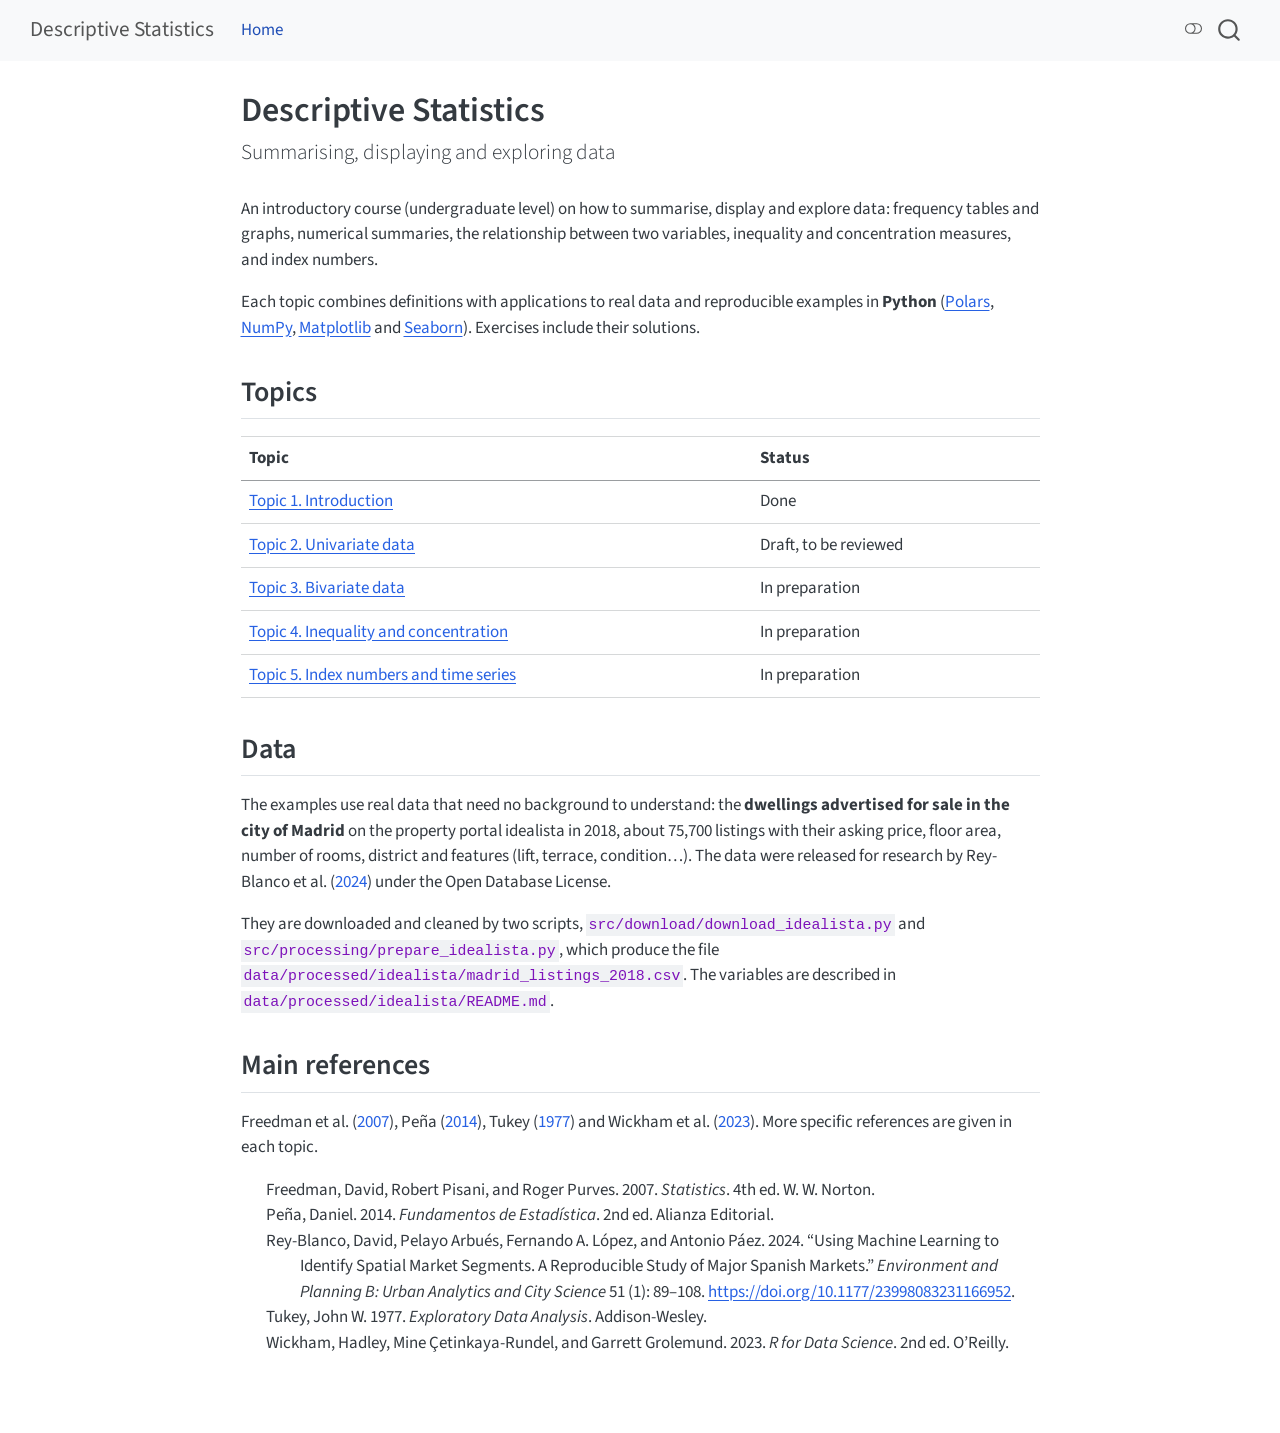
<file: index.html>
<!DOCTYPE html>
<html xmlns="http://www.w3.org/1999/xhtml" lang="en" xml:lang="en"><head>

<meta charset="utf-8">
<meta name="generator" content="quarto-1.10.18">

<meta name="viewport" content="width=device-width, initial-scale=1.0, user-scalable=yes">


<title>Descriptive Statistics</title>
<style>
/* Default styles provided by pandoc.
** See https://pandoc.org/MANUAL.html#variables-for-html for config info.
*/
span.smallcaps{font-variant: small-caps;}
div.columns{display: flex; gap: 1.5em;}
div.column{flex: auto;}
@media screen {
div.columns{gap: min(4vw, 1.5em);}
div.column{overflow-x: auto;}
}
div.hanging-indent{margin-left: 1.5em; text-indent: -1.5em;}
ul.task-list{list-style: none;}
ul.task-list li input[type="checkbox"] {
  width: 0.8em;
  margin: 0 0.8em 0.2em -1em; /* quarto-specific, see https://github.com/quarto-dev/quarto-cli/issues/4556 */ 
  vertical-align: middle;
}
/* CSS for citations */
div.csl-bib-body { }
div.csl-entry {
  clear: both;
}
.hanging-indent div.csl-entry {
  margin-left:2em;
  text-indent:-2em;
}
div.csl-left-margin {
  min-width:2em;
  float:left;
}
div.csl-right-inline {
  margin-left:2em;
  padding-left:1em;
}
div.csl-indent {
  margin-left: 2em;
}</style>


<script src="site_libs/quarto-nav/quarto-nav.js"></script>
<script src="site_libs/quarto-nav/headroom.min.js"></script>
<script src="site_libs/clipboard/clipboard.min.js"></script>
<script src="site_libs/quarto-search/autocomplete.umd.js"></script>
<script src="site_libs/quarto-search/fuse.min.js"></script>
<script src="site_libs/quarto-search/quarto-search.js"></script>
<meta name="quarto:offset" content="./">
<script src="site_libs/quarto-html/quarto.js" type="module"></script>
<script src="site_libs/quarto-html/tabsets/tabsets.js" type="module"></script>
<script src="site_libs/quarto-html/popper.min.js"></script>
<script src="site_libs/quarto-html/tippy.umd.min.js"></script>
<script src="site_libs/quarto-html/anchor.min.js"></script>
<link href="site_libs/quarto-html/tippy.css" rel="stylesheet">
<link href="site_libs/quarto-html/quarto-syntax-highlighting-64a204ab8560d761af7679ceaba22944.css" rel="stylesheet" class="quarto-color-scheme" id="quarto-text-highlighting-styles">
<link href="site_libs/quarto-html/quarto-syntax-highlighting-dark-b85bc7c33db8c58e0ec93c3465666fed.css" rel="stylesheet" class="quarto-color-scheme quarto-color-alternate" id="quarto-text-highlighting-styles">
<link href="site_libs/quarto-html/quarto-syntax-highlighting-64a204ab8560d761af7679ceaba22944.css" rel="stylesheet" class="quarto-color-scheme-extra" id="quarto-text-highlighting-styles">
<script src="site_libs/bootstrap/bootstrap.min.js"></script>
<link href="site_libs/bootstrap/bootstrap-icons.css" rel="stylesheet">
<link href="site_libs/bootstrap/bootstrap-2aa33e8751edae3f9b77d048c1294c38.min.css" rel="stylesheet" append-hash="true" class="quarto-color-scheme" id="quarto-bootstrap" data-mode="light">
<link href="site_libs/bootstrap/bootstrap-dark-9f8723262d8d9b08b94973cdb1b7f173.min.css" rel="stylesheet" append-hash="true" class="quarto-color-scheme quarto-color-alternate" id="quarto-bootstrap" data-mode="dark">
<link href="site_libs/bootstrap/bootstrap-2aa33e8751edae3f9b77d048c1294c38.min.css" rel="stylesheet" append-hash="true" class="quarto-color-scheme-extra" id="quarto-bootstrap" data-mode="light">
<script id="quarto-search-options" type="application/json">{
  "location": "navbar",
  "copy-button": false,
  "collapse-after": 3,
  "panel-placement": "end",
  "type": "overlay",
  "limit": 50,
  "keyboard-shortcut": [
    "f",
    "/",
    "s"
  ],
  "show-item-context": false,
  "language": {
    "search-no-results-text": "No results",
    "search-matching-documents-text": "matching documents",
    "search-copy-link-title": "Copy link to search",
    "search-hide-matches-text": "Hide additional matches",
    "search-more-match-text": "more match in this document",
    "search-more-matches-text": "more matches in this document",
    "search-clear-button-title": "Clear",
    "search-text-placeholder": "",
    "search-detached-cancel-button-title": "Cancel",
    "search-submit-button-title": "Submit",
    "search-label": "Search"
  }
}</script>


</head>

<body class="nav-fixed fullcontent quarto-light"><script id="quarto-html-before-body" type="application/javascript">
    const toggleBodyColorMode = (bsSheetEl) => {
      const mode = bsSheetEl.getAttribute("data-mode");
      const bodyEl = window.document.querySelector("body");
      if (mode === "dark") {
        bodyEl.classList.add("quarto-dark");
        bodyEl.classList.remove("quarto-light");
      } else {
        bodyEl.classList.add("quarto-light");
        bodyEl.classList.remove("quarto-dark");
      }
    }
    const toggleBodyColorPrimary = () => {
      const bsSheetEl = window.document.querySelector("link#quarto-bootstrap:not([rel=disabled-stylesheet])");
      if (bsSheetEl) {
        toggleBodyColorMode(bsSheetEl);
      }
    }
    const setColorSchemeToggle = (alternate) => {
      const toggles = window.document.querySelectorAll('.quarto-color-scheme-toggle');
      for (let i=0; i < toggles.length; i++) {
        const toggle = toggles[i];
        if (toggle) {
          if (alternate) {
            toggle.classList.add("alternate");
          } else {
            toggle.classList.remove("alternate");
          }
        }
      }
    };
    const toggleColorMode = (alternate) => {
      // Switch the stylesheets
      const primaryStylesheets = window.document.querySelectorAll('link.quarto-color-scheme:not(.quarto-color-alternate)');
      const alternateStylesheets = window.document.querySelectorAll('link.quarto-color-scheme.quarto-color-alternate');
      manageTransitions('#quarto-margin-sidebar .nav-link', false);
      if (alternate) {
        // note: dark is layered on light, we don't disable primary!
        enableStylesheet(alternateStylesheets);
        for (const sheetNode of alternateStylesheets) {
          if (sheetNode.id === "quarto-bootstrap") {
            toggleBodyColorMode(sheetNode);
          }
        }
      } else {
        disableStylesheet(alternateStylesheets);
        enableStylesheet(primaryStylesheets)
        toggleBodyColorPrimary();
      }
      manageTransitions('#quarto-margin-sidebar .nav-link', true);
      // Switch the toggles
      setColorSchemeToggle(alternate)
      // Hack to workaround the fact that safari doesn't
      // properly recolor the scrollbar when toggling (#1455)
      if (navigator.userAgent.indexOf('Safari') > 0 && navigator.userAgent.indexOf('Chrome') == -1) {
        manageTransitions("body", false);
        window.scrollTo(0, 1);
        setTimeout(() => {
          window.scrollTo(0, 0);
          manageTransitions("body", true);
        }, 40);
      }
    }
    const disableStylesheet = (stylesheets) => {
      for (let i=0; i < stylesheets.length; i++) {
        const stylesheet = stylesheets[i];
        stylesheet.rel = 'disabled-stylesheet';
      }
    }
    const enableStylesheet = (stylesheets) => {
      for (let i=0; i < stylesheets.length; i++) {
        const stylesheet = stylesheets[i];
        if(stylesheet.rel !== 'stylesheet') { // for Chrome, which will still FOUC without this check
          stylesheet.rel = 'stylesheet';
        }
      }
    }
    const manageTransitions = (selector, allowTransitions) => {
      const els = window.document.querySelectorAll(selector);
      for (let i=0; i < els.length; i++) {
        const el = els[i];
        if (allowTransitions) {
          el.classList.remove('notransition');
        } else {
          el.classList.add('notransition');
        }
      }
    }
    const isFileUrl = () => {
      return window.location.protocol === 'file:';
    }
    const hasAlternateSentinel = () => {
      let styleSentinel = getColorSchemeSentinel();
      if (styleSentinel !== null) {
        return styleSentinel === "alternate";
      } else {
        return false;
      }
    }
    const setStyleSentinel = (alternate) => {
      const value = alternate ? "alternate" : "default";
      if (!isFileUrl()) {
        window.localStorage.setItem("quarto-color-scheme", value);
      } else {
        localAlternateSentinel = value;
      }
    }
    const getColorSchemeSentinel = () => {
      if (!isFileUrl()) {
        const storageValue = window.localStorage.getItem("quarto-color-scheme");
        return storageValue != null ? storageValue : localAlternateSentinel;
      } else {
        return localAlternateSentinel;
      }
    }
    const toggleGiscusIfUsed = (isAlternate, darkModeDefault) => {
      const baseTheme = document.querySelector('#giscus-base-theme')?.value ?? 'light';
      const alternateTheme = document.querySelector('#giscus-alt-theme')?.value ?? 'dark';
      let newTheme = '';
      if(authorPrefersDark) {
        newTheme = isAlternate ? baseTheme : alternateTheme;
      } else {
        newTheme = isAlternate ? alternateTheme : baseTheme;
      }
      const changeGiscusTheme = () => {
        // From: https://github.com/giscus/giscus/issues/336
        const sendMessage = (message) => {
          const iframe = document.querySelector('iframe.giscus-frame');
          if (!iframe) return;
          iframe.contentWindow.postMessage({ giscus: message }, 'https://giscus.app');
        }
        sendMessage({
          setConfig: {
            theme: newTheme
          }
        });
      }
      const isGiscussLoaded = window.document.querySelector('iframe.giscus-frame') !== null;
      if (isGiscussLoaded) {
        changeGiscusTheme();
      }
    };
    const authorPrefersDark = false;
    const darkModeDefault = authorPrefersDark;
      document.querySelector('link#quarto-text-highlighting-styles.quarto-color-scheme-extra').rel = 'disabled-stylesheet';
      document.querySelector('link#quarto-bootstrap.quarto-color-scheme-extra').rel = 'disabled-stylesheet';
    let localAlternateSentinel = darkModeDefault ? 'alternate' : 'default';
    // Dark / light mode switch
    window.quartoToggleColorScheme = () => {
      // Read the current dark / light value
      let toAlternate = !hasAlternateSentinel();
      toggleColorMode(toAlternate);
      setStyleSentinel(toAlternate);
      toggleGiscusIfUsed(toAlternate, darkModeDefault);
      window.dispatchEvent(new Event('resize'));
    };
    // Switch to dark mode if need be
    if (hasAlternateSentinel()) {
      toggleColorMode(true);
    } else {
      toggleColorMode(false);
    }
  </script>

<div id="quarto-search-results"></div>
  <header id="quarto-header" class="headroom fixed-top">
    <nav class="navbar navbar-expand-lg " data-bs-theme="dark">
      <div class="navbar-container container-fluid">
      <div class="navbar-brand-container mx-auto">
    <a class="navbar-brand" href="./index.html">
    <span class="navbar-title">Descriptive Statistics</span>
    </a>
  </div>
            <div id="quarto-search" class="" title="Search"></div>
          <button class="navbar-toggler" type="button" data-bs-toggle="collapse" data-bs-target="#navbarCollapse" aria-controls="navbarCollapse" role="menu" aria-expanded="false" aria-label="Toggle navigation" onclick="if (window.quartoToggleHeadroom) { window.quartoToggleHeadroom(); }">
  <span class="navbar-toggler-icon"></span>
</button>
          <div class="collapse navbar-collapse" id="navbarCollapse">
            <ul class="navbar-nav navbar-nav-scroll me-auto">
  <li class="nav-item">
    <a class="nav-link active" href="./index.html" aria-current="page"> 
<span class="menu-text">Home</span></a>
  </li>  
</ul>
          </div> <!-- /navcollapse -->
            <div class="quarto-navbar-tools">
  <a href="" class="quarto-color-scheme-toggle quarto-navigation-tool  px-1" onclick="window.quartoToggleColorScheme(); return false;" title="Toggle dark mode"><i class="bi"></i></a>
</div>
      </div> <!-- /container-fluid -->
    </nav>
</header>
<!-- content -->
<div id="quarto-content" class="quarto-container page-columns page-rows-contents page-layout-article page-navbar">
<!-- sidebar -->
<!-- margin-sidebar -->
    
<!-- main -->
<main class="content" id="quarto-document-content">


<header id="title-block-header" class="quarto-title-block default">
<div class="quarto-title">
<h1 class="title">Descriptive Statistics</h1>
<p class="subtitle lead">Summarising, displaying and exploring data</p>
</div>



<div class="quarto-title-meta">

    
  
    
  </div>
  


</header>


<p>An introductory course (undergraduate level) on how to summarise, display and explore data: frequency tables and graphs, numerical summaries, the relationship between two variables, inequality and concentration measures, and index numbers.</p>
<p>Each topic combines definitions with applications to real data and reproducible examples in <strong>Python</strong> (<a href="https://docs.pola.rs/">Polars</a>, <a href="https://numpy.org/">NumPy</a>, <a href="https://matplotlib.org/">Matplotlib</a> and <a href="https://seaborn.pydata.org/">Seaborn</a>). Exercises include their solutions.</p>
<section id="topics" class="level2">
<h2 class="anchored" data-anchor-id="topics">Topics</h2>
<table class="caption-top table">
<thead>
<tr class="header">
<th>Topic</th>
<th>Status</th>
</tr>
</thead>
<tbody>
<tr class="odd">
<td><a href="./topics/01-introduction/01-stats-population-samples.html">Topic 1. Introduction</a></td>
<td>Done</td>
</tr>
<tr class="even">
<td><a href="./topics/02-univariate/01-freq-graphs.html">Topic 2. Univariate data</a></td>
<td>Draft, to be reviewed</td>
</tr>
<tr class="odd">
<td><a href="./topics/03-bivariate.html">Topic 3. Bivariate data</a></td>
<td>In preparation</td>
</tr>
<tr class="even">
<td><a href="./topics/04-inequality-concentration.html">Topic 4. Inequality and concentration</a></td>
<td>In preparation</td>
</tr>
<tr class="odd">
<td><a href="./topics/05-index-numbers-time-series.html">Topic 5. Index numbers and time series</a></td>
<td>In preparation</td>
</tr>
</tbody>
</table>
</section>
<section id="data" class="level2">
<h2 class="anchored" data-anchor-id="data">Data</h2>
<p>The examples use real data that need no background to understand: the <strong>dwellings advertised for sale in the city of Madrid</strong> on the property portal idealista in 2018, about 75,700 listings with their asking price, floor area, number of rooms, district and features (lift, terrace, condition…). The data were released for research by <span class="citation" data-cites="reyblanco2024">Rey-Blanco et al. (<a href="#ref-reyblanco2024" role="doc-biblioref">2024</a>)</span> under the Open Database License.</p>
<p>They are downloaded and cleaned by two scripts, <code>src/download/download_idealista.py</code> and <code>src/processing/prepare_idealista.py</code>, which produce the file <code>data/processed/idealista/madrid_listings_2018.csv</code>. The variables are described in <code>data/processed/idealista/README.md</code>.</p>
</section>
<section id="main-references" class="level2">
<h2 class="anchored" data-anchor-id="main-references">Main references</h2>
<p><span class="citation" data-cites="freedman2007">Freedman et al. (<a href="#ref-freedman2007" role="doc-biblioref">2007</a>)</span>, <span class="citation" data-cites="pena2014">Peña (<a href="#ref-pena2014" role="doc-biblioref">2014</a>)</span>, <span class="citation" data-cites="tukey1977">Tukey (<a href="#ref-tukey1977" role="doc-biblioref">1977</a>)</span> and <span class="citation" data-cites="wickham2023">Wickham et al. (<a href="#ref-wickham2023" role="doc-biblioref">2023</a>)</span>. More specific references are given in each topic.</p>
<div id="refs" class="references csl-bib-body hanging-indent" role="list">
<div id="ref-freedman2007" class="csl-entry" role="listitem">
Freedman, David, Robert Pisani, and Roger Purves. 2007. <em>Statistics</em>. 4th ed. W. W. Norton.
</div>
<div id="ref-pena2014" class="csl-entry" role="listitem">
Peña, Daniel. 2014. <em>Fundamentos de Estadística</em>. 2nd ed. Alianza Editorial.
</div>
<div id="ref-reyblanco2024" class="csl-entry" role="listitem">
Rey-Blanco, David, Pelayo Arbués, Fernando A. López, and Antonio Páez. 2024. <span>“Using Machine Learning to Identify Spatial Market Segments. <span>A</span> Reproducible Study of Major <span>Spanish</span> Markets.”</span> <em>Environment and Planning B: Urban Analytics and City Science</em> 51 (1): 89–108. <a href="https://doi.org/10.1177/23998083231166952">https://doi.org/10.1177/23998083231166952</a>.
</div>
<div id="ref-tukey1977" class="csl-entry" role="listitem">
Tukey, John W. 1977. <em>Exploratory Data Analysis</em>. Addison-Wesley.
</div>
<div id="ref-wickham2023" class="csl-entry" role="listitem">
Wickham, Hadley, Mine Çetinkaya-Rundel, and Garrett Grolemund. 2023. <em>R for Data Science</em>. 2nd ed. O’Reilly.
</div>
</div>


</section>

</main> <!-- /main -->
<script id="quarto-html-after-body" type="application/javascript">
  window.document.addEventListener("DOMContentLoaded", function (event) {
    // Ensure there is a toggle, if there isn't float one in the top right
    if (window.document.querySelector('.quarto-color-scheme-toggle') === null) {
      const a = window.document.createElement('a');
      a.classList.add('top-right');
      a.classList.add('quarto-color-scheme-toggle');
      a.href = "";
      a.onclick = function() { try { window.quartoToggleColorScheme(); } catch {} return false; };
      const i = window.document.createElement("i");
      i.classList.add('bi');
      a.appendChild(i);
      window.document.body.appendChild(a);
    }
    setColorSchemeToggle(hasAlternateSentinel())
    const icon = "";
    const anchorJS = new window.AnchorJS();
    anchorJS.options = {
      placement: 'right',
      icon: icon
    };
    anchorJS.add('.anchored');
    const isCodeAnnotation = (el) => {
      for (const clz of el.classList) {
        if (clz.startsWith('code-annotation-')) {                     
          return true;
        }
      }
      return false;
    }
    const onCopySuccess = function(e) {
      // button target
      const button = e.trigger;
      // don't keep focus
      button.blur();
      // flash "checked"
      button.classList.add('code-copy-button-checked');
      var currentTitle = button.getAttribute("title");
      button.setAttribute("title", "Copied!");
      let tooltip;
      if (window.bootstrap) {
        button.setAttribute("data-bs-toggle", "tooltip");
        button.setAttribute("data-bs-placement", "left");
        button.setAttribute("data-bs-title", "Copied!");
        tooltip = new bootstrap.Tooltip(button, 
          { trigger: "manual", 
            customClass: "code-copy-button-tooltip",
            offset: [0, -8]});
        tooltip.show();    
      }
      setTimeout(function() {
        if (tooltip) {
          tooltip.hide();
          button.removeAttribute("data-bs-title");
          button.removeAttribute("data-bs-toggle");
          button.removeAttribute("data-bs-placement");
        }
        button.setAttribute("title", currentTitle);
        button.classList.remove('code-copy-button-checked');
      }, 1000);
      // clear code selection
      e.clearSelection();
    }
    const getTextToCopy = function(trigger) {
      const outerScaffold = trigger.parentElement.cloneNode(true);
      const codeEl = outerScaffold.querySelector('code');
      for (const childEl of codeEl.children) {
        if (isCodeAnnotation(childEl)) {
          childEl.remove();
        }
      }
      return codeEl.innerText;
    }
    const clipboard = new window.ClipboardJS('.code-copy-button:not([data-in-quarto-modal])', {
      text: getTextToCopy
    });
    clipboard.on('success', onCopySuccess);
    if (window.document.getElementById('quarto-embedded-source-code-modal')) {
      const clipboardModal = new window.ClipboardJS('.code-copy-button[data-in-quarto-modal]', {
        text: getTextToCopy,
        container: window.document.getElementById('quarto-embedded-source-code-modal')
      });
      clipboardModal.on('success', onCopySuccess);
    }
      var localhostRegex = new RegExp(/^(?:http|https):\/\/localhost\:?[0-9]*\//);
      var mailtoRegex = new RegExp(/^mailto:/);
        var filterRegex = new RegExp('/' + window.location.host + '/');
      var isInternal = (href) => {
          return filterRegex.test(href) || localhostRegex.test(href) || mailtoRegex.test(href);
      }
      // Inspect non-navigation links and adorn them if external
     var links = window.document.querySelectorAll('a[href]:not(.nav-link):not(.navbar-brand):not(.toc-action):not(.sidebar-link):not(.sidebar-item-toggle):not(.pagination-link):not(.no-external):not([aria-hidden]):not(.dropdown-item):not(.quarto-navigation-tool):not(.about-link)');
      for (var i=0; i<links.length; i++) {
        const link = links[i];
        if (!isInternal(link.href)) {
          // undo the damage that might have been done by quarto-nav.js in the case of
          // links that we want to consider external
          if (link.dataset.originalHref !== undefined) {
            link.href = link.dataset.originalHref;
          }
        }
      }
    function tippyHover(el, contentFn, onTriggerFn, onUntriggerFn) {
      const config = {
        allowHTML: true,
        maxWidth: 500,
        delay: 100,
        arrow: false,
        appendTo: function(el) {
            return el.parentElement;
        },
        interactive: true,
        interactiveBorder: 10,
        theme: 'quarto',
        placement: 'bottom-start',
      };
      if (contentFn) {
        config.content = contentFn;
      }
      if (onTriggerFn) {
        config.onTrigger = onTriggerFn;
      }
      if (onUntriggerFn) {
        config.onUntrigger = onUntriggerFn;
      }
      window.tippy(el, config); 
    }
    const noterefs = window.document.querySelectorAll('a[role="doc-noteref"]');
    for (var i=0; i<noterefs.length; i++) {
      const ref = noterefs[i];
      tippyHover(ref, function() {
        // use id or data attribute instead here
        let href = ref.getAttribute('data-footnote-href') || ref.getAttribute('href');
        try { href = new URL(href).hash; } catch {}
        const id = href.replace(/^#\/?/, "");
        const note = window.document.getElementById(id);
        if (note) {
          return note.innerHTML;
        } else {
          return "";
        }
      });
    }
    const xrefs = window.document.querySelectorAll('a.quarto-xref');
    const processXRef = (id, note) => {
      // Strip column container classes
      const stripColumnClz = (el) => {
        el.classList.remove("page-full", "page-columns");
        if (el.children) {
          for (const child of el.children) {
            stripColumnClz(child);
          }
        }
      }
      stripColumnClz(note)
      if (id === null || id.startsWith('sec-')) {
        // Special case sections, only their first couple elements
        const container = document.createElement("div");
        if (note.children && note.children.length > 2) {
          container.appendChild(note.children[0].cloneNode(true));
          for (let i = 1; i < note.children.length; i++) {
            const child = note.children[i];
            if (child.tagName === "P" && child.innerText === "") {
              continue;
            } else {
              container.appendChild(child.cloneNode(true));
              break;
            }
          }
          if (window.Quarto?.typesetMath) {
            window.Quarto.typesetMath(container);
          }
          return container.innerHTML
        } else {
          if (window.Quarto?.typesetMath) {
            window.Quarto.typesetMath(note);
          }
          return note.innerHTML;
        }
      } else {
        // Remove any anchor links if they are present
        const anchorLink = note.querySelector('a.anchorjs-link');
        if (anchorLink) {
          anchorLink.remove();
        }
        if (window.Quarto?.typesetMath) {
          window.Quarto.typesetMath(note);
        }
        if (note.classList.contains("callout")) {
          return note.outerHTML;
        } else {
          return note.innerHTML;
        }
      }
    }
    for (var i=0; i<xrefs.length; i++) {
      const xref = xrefs[i];
      tippyHover(xref, undefined, function(instance) {
        instance.disable();
        let url = xref.getAttribute('href');
        let hash = undefined; 
        if (url.startsWith('#')) {
          hash = url;
        } else {
          try { hash = new URL(url).hash; } catch {}
        }
        if (hash) {
          const id = hash.replace(/^#\/?/, "");
          const note = window.document.getElementById(id);
          if (note !== null) {
            try {
              const html = processXRef(id, note.cloneNode(true));
              instance.setContent(html);
            } finally {
              instance.enable();
              instance.show();
            }
          } else {
            // See if we can fetch this
            fetch(url.split('#')[0])
            .then(res => res.text())
            .then(html => {
              const parser = new DOMParser();
              const htmlDoc = parser.parseFromString(html, "text/html");
              const note = htmlDoc.getElementById(id);
              if (note !== null) {
                const html = processXRef(id, note);
                instance.setContent(html);
              } 
            }).finally(() => {
              instance.enable();
              instance.show();
            });
          }
        } else {
          // See if we can fetch a full url (with no hash to target)
          // This is a special case and we should probably do some content thinning / targeting
          fetch(url)
          .then(res => res.text())
          .then(html => {
            const parser = new DOMParser();
            const htmlDoc = parser.parseFromString(html, "text/html");
            const note = htmlDoc.querySelector('main.content');
            if (note !== null) {
              // This should only happen for chapter cross references
              // (since there is no id in the URL)
              // remove the first header
              if (note.children.length > 0 && note.children[0].tagName === "HEADER") {
                note.children[0].remove();
              }
              const html = processXRef(null, note);
              instance.setContent(html);
            } 
          }).finally(() => {
            instance.enable();
            instance.show();
          });
        }
      }, function(instance) {
      });
    }
        let selectedAnnoteEl;
        const selectorForAnnotation = ( cell, annotation) => {
          let cellAttr = 'data-code-cell="' + cell + '"';
          let lineAttr = 'data-code-annotation="' +  annotation + '"';
          const selector = 'span[' + cellAttr + '][' + lineAttr + ']';
          return selector;
        }
        const selectCodeLines = (annoteEl) => {
          const doc = window.document;
          const targetCell = annoteEl.getAttribute("data-target-cell");
          const targetAnnotation = annoteEl.getAttribute("data-target-annotation");
          const annoteSpan = window.document.querySelector(selectorForAnnotation(targetCell, targetAnnotation));
          const lines = annoteSpan.getAttribute("data-code-lines").split(",");
          const lineIds = lines.map((line) => {
            return targetCell + "-" + line;
          })
          let top = null;
          let height = null;
          let parent = null;
          if (lineIds.length > 0) {
              //compute the position of the single el (top and bottom and make a div)
              const el = window.document.getElementById(lineIds[0]);
              top = el.offsetTop;
              height = el.offsetHeight;
              parent = el.parentElement.parentElement;
            if (lineIds.length > 1) {
              const lastEl = window.document.getElementById(lineIds[lineIds.length - 1]);
              const bottom = lastEl.offsetTop + lastEl.offsetHeight;
              height = bottom - top;
            }
            if (top !== null && height !== null && parent !== null) {
              // cook up a div (if necessary) and position it 
              let div = window.document.getElementById("code-annotation-line-highlight");
              if (div === null) {
                div = window.document.createElement("div");
                div.setAttribute("id", "code-annotation-line-highlight");
                div.style.position = 'absolute';
                parent.appendChild(div);
              }
              div.style.top = top - 2 + "px";
              div.style.height = height + 4 + "px";
              div.style.left = 0;
              let gutterDiv = window.document.getElementById("code-annotation-line-highlight-gutter");
              if (gutterDiv === null) {
                gutterDiv = window.document.createElement("div");
                gutterDiv.setAttribute("id", "code-annotation-line-highlight-gutter");
                gutterDiv.style.position = 'absolute';
                const codeCell = window.document.getElementById(targetCell);
                const gutter = codeCell.querySelector('.code-annotation-gutter');
                gutter.appendChild(gutterDiv);
              }
              gutterDiv.style.top = top - 2 + "px";
              gutterDiv.style.height = height + 4 + "px";
            }
            selectedAnnoteEl = annoteEl;
          }
        };
        const unselectCodeLines = () => {
          const elementsIds = ["code-annotation-line-highlight", "code-annotation-line-highlight-gutter"];
          elementsIds.forEach((elId) => {
            const div = window.document.getElementById(elId);
            if (div) {
              div.remove();
            }
          });
          selectedAnnoteEl = undefined;
        };
          // Handle positioning of the toggle
      window.addEventListener(
        "resize",
        throttle(() => {
          elRect = undefined;
          if (selectedAnnoteEl) {
            selectCodeLines(selectedAnnoteEl);
          }
        }, 10)
      );
      function throttle(fn, ms) {
      let throttle = false;
      let timer;
        return (...args) => {
          if(!throttle) { // first call gets through
              fn.apply(this, args);
              throttle = true;
          } else { // all the others get throttled
              if(timer) clearTimeout(timer); // cancel #2
              timer = setTimeout(() => {
                fn.apply(this, args);
                timer = throttle = false;
              }, ms);
          }
        };
      }
        // Attach click handler to the DT
        const annoteDls = window.document.querySelectorAll('dt[data-target-cell]');
        for (const annoteDlNode of annoteDls) {
          annoteDlNode.addEventListener('click', (event) => {
            const clickedEl = event.target;
            if (clickedEl !== selectedAnnoteEl) {
              unselectCodeLines();
              const activeEl = window.document.querySelector('dt[data-target-cell].code-annotation-active');
              if (activeEl) {
                activeEl.classList.remove('code-annotation-active');
              }
              selectCodeLines(clickedEl);
              clickedEl.classList.add('code-annotation-active');
            } else {
              // Unselect the line
              unselectCodeLines();
              clickedEl.classList.remove('code-annotation-active');
            }
          });
        }
    const findCites = (el) => {
      const parentEl = el.parentElement;
      if (parentEl) {
        const cites = parentEl.dataset.cites;
        if (cites) {
          return {
            el,
            cites: cites.split(' ')
          };
        } else {
          return findCites(el.parentElement)
        }
      } else {
        return undefined;
      }
    };
    var bibliorefs = window.document.querySelectorAll('a[role="doc-biblioref"]');
    for (var i=0; i<bibliorefs.length; i++) {
      const ref = bibliorefs[i];
      const citeInfo = findCites(ref);
      if (citeInfo) {
        tippyHover(citeInfo.el, function() {
          var popup = window.document.createElement('div');
          citeInfo.cites.forEach(function(cite) {
            var citeDiv = window.document.createElement('div');
            citeDiv.classList.add('hanging-indent');
            citeDiv.classList.add('csl-entry');
            var biblioDiv = window.document.getElementById('ref-' + cite);
            if (biblioDiv) {
              citeDiv.innerHTML = biblioDiv.innerHTML;
            }
            popup.appendChild(citeDiv);
          });
          return popup.innerHTML;
        });
      }
    }
  });
  </script>
</div> <!-- /content -->




</body></html>
</file>
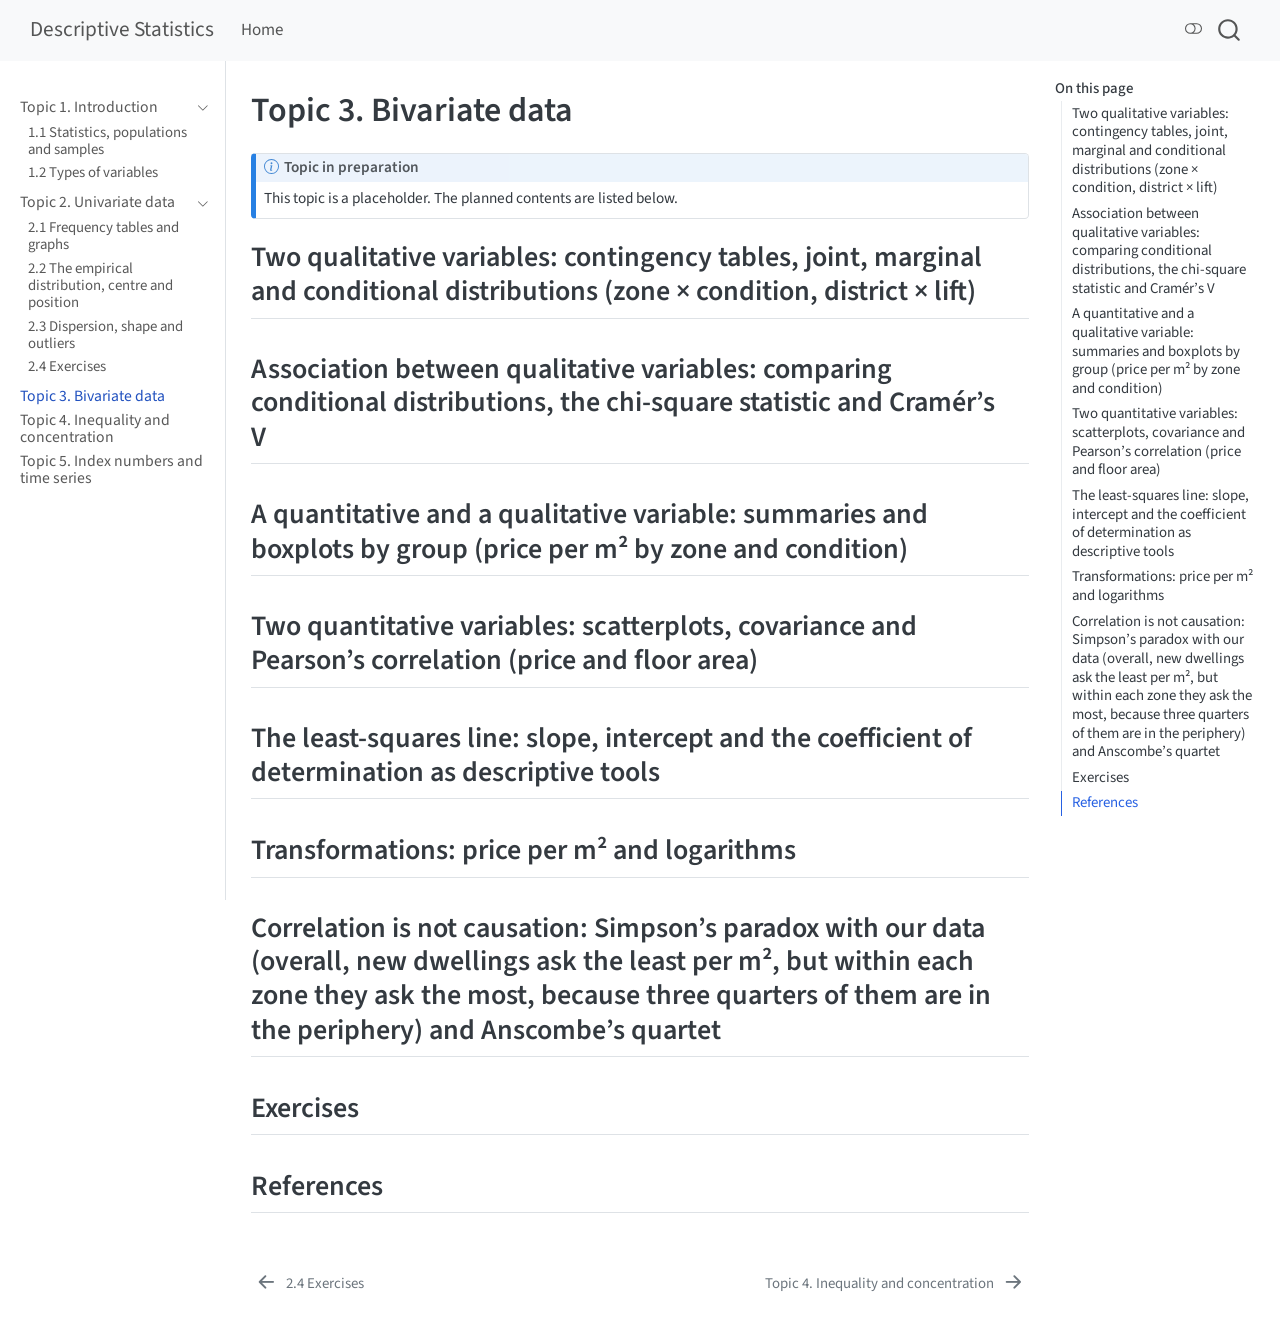
<file: topics/03-bivariate.html>
<!DOCTYPE html>
<html xmlns="http://www.w3.org/1999/xhtml" lang="en" xml:lang="en"><head>

<meta charset="utf-8">
<meta name="generator" content="quarto-1.10.18">

<meta name="viewport" content="width=device-width, initial-scale=1.0, user-scalable=yes">


<title>Topic 3. Bivariate data – Descriptive Statistics</title>
<style>
/* Default styles provided by pandoc.
** See https://pandoc.org/MANUAL.html#variables-for-html for config info.
*/
span.smallcaps{font-variant: small-caps;}
div.columns{display: flex; gap: 1.5em;}
div.column{flex: auto;}
@media screen {
div.columns{gap: min(4vw, 1.5em);}
div.column{overflow-x: auto;}
}
div.hanging-indent{margin-left: 1.5em; text-indent: -1.5em;}
ul.task-list{list-style: none;}
ul.task-list li input[type="checkbox"] {
  width: 0.8em;
  margin: 0 0.8em 0.2em -1em; /* quarto-specific, see https://github.com/quarto-dev/quarto-cli/issues/4556 */ 
  vertical-align: middle;
}
/* CSS for citations */
div.csl-bib-body { }
div.csl-entry {
  clear: both;
}
.hanging-indent div.csl-entry {
  margin-left:2em;
  text-indent:-2em;
}
div.csl-left-margin {
  min-width:2em;
  float:left;
}
div.csl-right-inline {
  margin-left:2em;
  padding-left:1em;
}
div.csl-indent {
  margin-left: 2em;
}</style>


<script src="../site_libs/quarto-nav/quarto-nav.js"></script>
<script src="../site_libs/quarto-nav/headroom.min.js"></script>
<script src="../site_libs/clipboard/clipboard.min.js"></script>
<script src="../site_libs/quarto-search/autocomplete.umd.js"></script>
<script src="../site_libs/quarto-search/fuse.min.js"></script>
<script src="../site_libs/quarto-search/quarto-search.js"></script>
<meta name="quarto:offset" content="../">
<link href="../topics/04-inequality-concentration.html" rel="next">
<link href="../topics/02-univariate/04-exercises.html" rel="prev">
<script src="../site_libs/quarto-html/quarto.js" type="module"></script>
<script src="../site_libs/quarto-html/tabsets/tabsets.js" type="module"></script>
<script src="../site_libs/quarto-html/popper.min.js"></script>
<script src="../site_libs/quarto-html/tippy.umd.min.js"></script>
<script src="../site_libs/quarto-html/anchor.min.js"></script>
<link href="../site_libs/quarto-html/tippy.css" rel="stylesheet">
<link href="../site_libs/quarto-html/quarto-syntax-highlighting-64a204ab8560d761af7679ceaba22944.css" rel="stylesheet" class="quarto-color-scheme" id="quarto-text-highlighting-styles">
<link href="../site_libs/quarto-html/quarto-syntax-highlighting-dark-b85bc7c33db8c58e0ec93c3465666fed.css" rel="stylesheet" class="quarto-color-scheme quarto-color-alternate" id="quarto-text-highlighting-styles">
<link href="../site_libs/quarto-html/quarto-syntax-highlighting-64a204ab8560d761af7679ceaba22944.css" rel="stylesheet" class="quarto-color-scheme-extra" id="quarto-text-highlighting-styles">
<script src="../site_libs/bootstrap/bootstrap.min.js"></script>
<link href="../site_libs/bootstrap/bootstrap-icons.css" rel="stylesheet">
<link href="../site_libs/bootstrap/bootstrap-2aa33e8751edae3f9b77d048c1294c38.min.css" rel="stylesheet" append-hash="true" class="quarto-color-scheme" id="quarto-bootstrap" data-mode="light">
<link href="../site_libs/bootstrap/bootstrap-dark-9f8723262d8d9b08b94973cdb1b7f173.min.css" rel="stylesheet" append-hash="true" class="quarto-color-scheme quarto-color-alternate" id="quarto-bootstrap" data-mode="dark">
<link href="../site_libs/bootstrap/bootstrap-2aa33e8751edae3f9b77d048c1294c38.min.css" rel="stylesheet" append-hash="true" class="quarto-color-scheme-extra" id="quarto-bootstrap" data-mode="light">
<script id="quarto-search-options" type="application/json">{
  "location": "navbar",
  "copy-button": false,
  "collapse-after": 3,
  "panel-placement": "end",
  "type": "overlay",
  "limit": 50,
  "keyboard-shortcut": [
    "f",
    "/",
    "s"
  ],
  "show-item-context": false,
  "language": {
    "search-no-results-text": "No results",
    "search-matching-documents-text": "matching documents",
    "search-copy-link-title": "Copy link to search",
    "search-hide-matches-text": "Hide additional matches",
    "search-more-match-text": "more match in this document",
    "search-more-matches-text": "more matches in this document",
    "search-clear-button-title": "Clear",
    "search-text-placeholder": "",
    "search-detached-cancel-button-title": "Cancel",
    "search-submit-button-title": "Submit",
    "search-label": "Search"
  }
}</script>


</head>

<body class="nav-sidebar docked nav-fixed quarto-light"><script id="quarto-html-before-body" type="application/javascript">
    const toggleBodyColorMode = (bsSheetEl) => {
      const mode = bsSheetEl.getAttribute("data-mode");
      const bodyEl = window.document.querySelector("body");
      if (mode === "dark") {
        bodyEl.classList.add("quarto-dark");
        bodyEl.classList.remove("quarto-light");
      } else {
        bodyEl.classList.add("quarto-light");
        bodyEl.classList.remove("quarto-dark");
      }
    }
    const toggleBodyColorPrimary = () => {
      const bsSheetEl = window.document.querySelector("link#quarto-bootstrap:not([rel=disabled-stylesheet])");
      if (bsSheetEl) {
        toggleBodyColorMode(bsSheetEl);
      }
    }
    const setColorSchemeToggle = (alternate) => {
      const toggles = window.document.querySelectorAll('.quarto-color-scheme-toggle');
      for (let i=0; i < toggles.length; i++) {
        const toggle = toggles[i];
        if (toggle) {
          if (alternate) {
            toggle.classList.add("alternate");
          } else {
            toggle.classList.remove("alternate");
          }
        }
      }
    };
    const toggleColorMode = (alternate) => {
      // Switch the stylesheets
      const primaryStylesheets = window.document.querySelectorAll('link.quarto-color-scheme:not(.quarto-color-alternate)');
      const alternateStylesheets = window.document.querySelectorAll('link.quarto-color-scheme.quarto-color-alternate');
      manageTransitions('#quarto-margin-sidebar .nav-link', false);
      if (alternate) {
        // note: dark is layered on light, we don't disable primary!
        enableStylesheet(alternateStylesheets);
        for (const sheetNode of alternateStylesheets) {
          if (sheetNode.id === "quarto-bootstrap") {
            toggleBodyColorMode(sheetNode);
          }
        }
      } else {
        disableStylesheet(alternateStylesheets);
        enableStylesheet(primaryStylesheets)
        toggleBodyColorPrimary();
      }
      manageTransitions('#quarto-margin-sidebar .nav-link', true);
      // Switch the toggles
      setColorSchemeToggle(alternate)
      // Hack to workaround the fact that safari doesn't
      // properly recolor the scrollbar when toggling (#1455)
      if (navigator.userAgent.indexOf('Safari') > 0 && navigator.userAgent.indexOf('Chrome') == -1) {
        manageTransitions("body", false);
        window.scrollTo(0, 1);
        setTimeout(() => {
          window.scrollTo(0, 0);
          manageTransitions("body", true);
        }, 40);
      }
    }
    const disableStylesheet = (stylesheets) => {
      for (let i=0; i < stylesheets.length; i++) {
        const stylesheet = stylesheets[i];
        stylesheet.rel = 'disabled-stylesheet';
      }
    }
    const enableStylesheet = (stylesheets) => {
      for (let i=0; i < stylesheets.length; i++) {
        const stylesheet = stylesheets[i];
        if(stylesheet.rel !== 'stylesheet') { // for Chrome, which will still FOUC without this check
          stylesheet.rel = 'stylesheet';
        }
      }
    }
    const manageTransitions = (selector, allowTransitions) => {
      const els = window.document.querySelectorAll(selector);
      for (let i=0; i < els.length; i++) {
        const el = els[i];
        if (allowTransitions) {
          el.classList.remove('notransition');
        } else {
          el.classList.add('notransition');
        }
      }
    }
    const isFileUrl = () => {
      return window.location.protocol === 'file:';
    }
    const hasAlternateSentinel = () => {
      let styleSentinel = getColorSchemeSentinel();
      if (styleSentinel !== null) {
        return styleSentinel === "alternate";
      } else {
        return false;
      }
    }
    const setStyleSentinel = (alternate) => {
      const value = alternate ? "alternate" : "default";
      if (!isFileUrl()) {
        window.localStorage.setItem("quarto-color-scheme", value);
      } else {
        localAlternateSentinel = value;
      }
    }
    const getColorSchemeSentinel = () => {
      if (!isFileUrl()) {
        const storageValue = window.localStorage.getItem("quarto-color-scheme");
        return storageValue != null ? storageValue : localAlternateSentinel;
      } else {
        return localAlternateSentinel;
      }
    }
    const toggleGiscusIfUsed = (isAlternate, darkModeDefault) => {
      const baseTheme = document.querySelector('#giscus-base-theme')?.value ?? 'light';
      const alternateTheme = document.querySelector('#giscus-alt-theme')?.value ?? 'dark';
      let newTheme = '';
      if(authorPrefersDark) {
        newTheme = isAlternate ? baseTheme : alternateTheme;
      } else {
        newTheme = isAlternate ? alternateTheme : baseTheme;
      }
      const changeGiscusTheme = () => {
        // From: https://github.com/giscus/giscus/issues/336
        const sendMessage = (message) => {
          const iframe = document.querySelector('iframe.giscus-frame');
          if (!iframe) return;
          iframe.contentWindow.postMessage({ giscus: message }, 'https://giscus.app');
        }
        sendMessage({
          setConfig: {
            theme: newTheme
          }
        });
      }
      const isGiscussLoaded = window.document.querySelector('iframe.giscus-frame') !== null;
      if (isGiscussLoaded) {
        changeGiscusTheme();
      }
    };
    const authorPrefersDark = false;
    const darkModeDefault = authorPrefersDark;
      document.querySelector('link#quarto-text-highlighting-styles.quarto-color-scheme-extra').rel = 'disabled-stylesheet';
      document.querySelector('link#quarto-bootstrap.quarto-color-scheme-extra').rel = 'disabled-stylesheet';
    let localAlternateSentinel = darkModeDefault ? 'alternate' : 'default';
    // Dark / light mode switch
    window.quartoToggleColorScheme = () => {
      // Read the current dark / light value
      let toAlternate = !hasAlternateSentinel();
      toggleColorMode(toAlternate);
      setStyleSentinel(toAlternate);
      toggleGiscusIfUsed(toAlternate, darkModeDefault);
      window.dispatchEvent(new Event('resize'));
    };
    // Switch to dark mode if need be
    if (hasAlternateSentinel()) {
      toggleColorMode(true);
    } else {
      toggleColorMode(false);
    }
  </script>

<div id="quarto-search-results"></div>
  <header id="quarto-header" class="headroom fixed-top">
    <nav class="navbar navbar-expand-lg " data-bs-theme="dark">
      <div class="navbar-container container-fluid">
      <div class="navbar-brand-container mx-auto">
    <a class="navbar-brand" href="../index.html">
    <span class="navbar-title">Descriptive Statistics</span>
    </a>
  </div>
            <div id="quarto-search" class="" title="Search"></div>
          <button class="navbar-toggler" type="button" data-bs-toggle="collapse" data-bs-target="#navbarCollapse" aria-controls="navbarCollapse" role="menu" aria-expanded="false" aria-label="Toggle navigation" onclick="if (window.quartoToggleHeadroom) { window.quartoToggleHeadroom(); }">
  <span class="navbar-toggler-icon"></span>
</button>
          <div class="collapse navbar-collapse" id="navbarCollapse">
            <ul class="navbar-nav navbar-nav-scroll me-auto">
  <li class="nav-item">
    <a class="nav-link" href="../index.html"> 
<span class="menu-text">Home</span></a>
  </li>  
</ul>
          </div> <!-- /navcollapse -->
            <div class="quarto-navbar-tools">
  <a href="" class="quarto-color-scheme-toggle quarto-navigation-tool  px-1" onclick="window.quartoToggleColorScheme(); return false;" title="Toggle dark mode"><i class="bi"></i></a>
</div>
      </div> <!-- /container-fluid -->
    </nav>
  <nav class="quarto-secondary-nav">
    <div class="container-fluid d-flex">
      <button type="button" class="quarto-btn-toggle btn" data-bs-toggle="collapse" role="button" data-bs-target=".quarto-sidebar-collapse-item" aria-controls="quarto-sidebar" aria-expanded="false" aria-label="Toggle sidebar navigation" onclick="if (window.quartoToggleHeadroom) { window.quartoToggleHeadroom(); }">
        <i class="bi bi-layout-text-sidebar-reverse"></i>
      </button>
        <nav class="quarto-page-breadcrumbs" aria-label="breadcrumb"><ol class="breadcrumb"><li class="breadcrumb-item"><a href="../topics/03-bivariate.html">Topic 3. Bivariate data</a></li></ol></nav>
        <a class="flex-grow-1" role="navigation" data-bs-toggle="collapse" data-bs-target=".quarto-sidebar-collapse-item" aria-controls="quarto-sidebar" aria-expanded="false" aria-label="Toggle sidebar navigation" onclick="if (window.quartoToggleHeadroom) { window.quartoToggleHeadroom(); }">      
        </a>
    </div>
  </nav>
</header>
<!-- content -->
<div id="quarto-content" class="quarto-container page-columns page-rows-contents page-layout-article page-navbar">
<!-- sidebar -->
  <nav id="quarto-sidebar" class="sidebar collapse collapse-horizontal quarto-sidebar-collapse-item sidebar-navigation docked overflow-auto">
    <div class="sidebar-menu-container"> 
    <ul class="list-unstyled mt-1">
        <li class="sidebar-item sidebar-item-section">
      <div class="sidebar-item-container"> 
            <a class="sidebar-item-text sidebar-link text-start" data-bs-toggle="collapse" data-bs-target="#quarto-sidebar-section-1" role="navigation" aria-expanded="true">
 <span class="menu-text">Topic 1. Introduction</span></a>
          <a class="sidebar-item-toggle text-start" data-bs-toggle="collapse" data-bs-target="#quarto-sidebar-section-1" role="navigation" aria-expanded="true" aria-label="Toggle section">
            <i class="bi bi-chevron-right ms-2"></i>
          </a> 
      </div>
      <ul id="quarto-sidebar-section-1" class="collapse list-unstyled sidebar-section depth1 show">  
          <li class="sidebar-item">
  <div class="sidebar-item-container"> 
  <a href="../topics/01-introduction/01-stats-population-samples.html" class="sidebar-item-text sidebar-link">
 <span class="menu-text">1.1 Statistics, populations and samples</span></a>
  </div>
</li>
          <li class="sidebar-item">
  <div class="sidebar-item-container"> 
  <a href="../topics/01-introduction/02-types-of-variables.html" class="sidebar-item-text sidebar-link">
 <span class="menu-text">1.2 Types of variables</span></a>
  </div>
</li>
      </ul>
  </li>
        <li class="sidebar-item sidebar-item-section">
      <div class="sidebar-item-container"> 
            <a class="sidebar-item-text sidebar-link text-start" data-bs-toggle="collapse" data-bs-target="#quarto-sidebar-section-2" role="navigation" aria-expanded="true">
 <span class="menu-text">Topic 2. Univariate data</span></a>
          <a class="sidebar-item-toggle text-start" data-bs-toggle="collapse" data-bs-target="#quarto-sidebar-section-2" role="navigation" aria-expanded="true" aria-label="Toggle section">
            <i class="bi bi-chevron-right ms-2"></i>
          </a> 
      </div>
      <ul id="quarto-sidebar-section-2" class="collapse list-unstyled sidebar-section depth1 show">  
          <li class="sidebar-item">
  <div class="sidebar-item-container"> 
  <a href="../topics/02-univariate/01-freq-graphs.html" class="sidebar-item-text sidebar-link">
 <span class="menu-text">2.1 Frequency tables and graphs</span></a>
  </div>
</li>
          <li class="sidebar-item">
  <div class="sidebar-item-container"> 
  <a href="../topics/02-univariate/02-centre-position.html" class="sidebar-item-text sidebar-link">
 <span class="menu-text">2.2 The empirical distribution, centre and position</span></a>
  </div>
</li>
          <li class="sidebar-item">
  <div class="sidebar-item-container"> 
  <a href="../topics/02-univariate/03-dispersion-shape.html" class="sidebar-item-text sidebar-link">
 <span class="menu-text">2.3 Dispersion, shape and outliers</span></a>
  </div>
</li>
          <li class="sidebar-item">
  <div class="sidebar-item-container"> 
  <a href="../topics/02-univariate/04-exercises.html" class="sidebar-item-text sidebar-link">
 <span class="menu-text">2.4 Exercises</span></a>
  </div>
</li>
      </ul>
  </li>
        <li class="sidebar-item">
  <div class="sidebar-item-container"> 
  <a href="../topics/03-bivariate.html" class="sidebar-item-text sidebar-link active">
 <span class="menu-text">Topic 3. Bivariate data</span></a>
  </div>
</li>
        <li class="sidebar-item">
  <div class="sidebar-item-container"> 
  <a href="../topics/04-inequality-concentration.html" class="sidebar-item-text sidebar-link">
 <span class="menu-text">Topic 4. Inequality and concentration</span></a>
  </div>
</li>
        <li class="sidebar-item">
  <div class="sidebar-item-container"> 
  <a href="../topics/05-index-numbers-time-series.html" class="sidebar-item-text sidebar-link">
 <span class="menu-text">Topic 5. Index numbers and time series</span></a>
  </div>
</li>
    </ul>
    </div>
</nav>
<div id="quarto-sidebar-glass" class="quarto-sidebar-collapse-item" data-bs-toggle="collapse" data-bs-target=".quarto-sidebar-collapse-item"></div>
<!-- margin-sidebar -->
    <div id="quarto-margin-sidebar" class="sidebar margin-sidebar">
        <nav id="TOC" role="doc-toc" class="toc-active">
    <h2 id="toc-title">On this page</h2>
   
  <ul>
  <li><a href="#two-qualitative-variables-contingency-tables-joint-marginal-and-conditional-distributions-zone-condition-district-lift" id="toc-two-qualitative-variables-contingency-tables-joint-marginal-and-conditional-distributions-zone-condition-district-lift" class="nav-link active" data-scroll-target="#two-qualitative-variables-contingency-tables-joint-marginal-and-conditional-distributions-zone-condition-district-lift">Two qualitative variables: contingency tables, joint, marginal and conditional distributions (zone × condition, district × lift)</a></li>
  <li><a href="#association-between-qualitative-variables-comparing-conditional-distributions-the-chi-square-statistic-and-cramérs-v" id="toc-association-between-qualitative-variables-comparing-conditional-distributions-the-chi-square-statistic-and-cramérs-v" class="nav-link" data-scroll-target="#association-between-qualitative-variables-comparing-conditional-distributions-the-chi-square-statistic-and-cramérs-v">Association between qualitative variables: comparing conditional distributions, the chi-square statistic and Cramér’s V</a></li>
  <li><a href="#a-quantitative-and-a-qualitative-variable-summaries-and-boxplots-by-group-price-per-m²-by-zone-and-condition" id="toc-a-quantitative-and-a-qualitative-variable-summaries-and-boxplots-by-group-price-per-m²-by-zone-and-condition" class="nav-link" data-scroll-target="#a-quantitative-and-a-qualitative-variable-summaries-and-boxplots-by-group-price-per-m²-by-zone-and-condition">A quantitative and a qualitative variable: summaries and boxplots by group (price per m² by zone and condition)</a></li>
  <li><a href="#two-quantitative-variables-scatterplots-covariance-and-pearsons-correlation-price-and-floor-area" id="toc-two-quantitative-variables-scatterplots-covariance-and-pearsons-correlation-price-and-floor-area" class="nav-link" data-scroll-target="#two-quantitative-variables-scatterplots-covariance-and-pearsons-correlation-price-and-floor-area">Two quantitative variables: scatterplots, covariance and Pearson’s correlation (price and floor area)</a></li>
  <li><a href="#the-least-squares-line-slope-intercept-and-the-coefficient-of-determination-as-descriptive-tools" id="toc-the-least-squares-line-slope-intercept-and-the-coefficient-of-determination-as-descriptive-tools" class="nav-link" data-scroll-target="#the-least-squares-line-slope-intercept-and-the-coefficient-of-determination-as-descriptive-tools">The least-squares line: slope, intercept and the coefficient of determination as descriptive tools</a></li>
  <li><a href="#transformations-price-per-m²-and-logarithms" id="toc-transformations-price-per-m²-and-logarithms" class="nav-link" data-scroll-target="#transformations-price-per-m²-and-logarithms">Transformations: price per m² and logarithms</a></li>
  <li><a href="#correlation-is-not-causation-simpsons-paradox-with-our-data-overall-new-dwellings-ask-the-least-per-m²-but-within-each-zone-they-ask-the-most-because-three-quarters-of-them-are-in-the-periphery-and-anscombes-quartet" id="toc-correlation-is-not-causation-simpsons-paradox-with-our-data-overall-new-dwellings-ask-the-least-per-m²-but-within-each-zone-they-ask-the-most-because-three-quarters-of-them-are-in-the-periphery-and-anscombes-quartet" class="nav-link" data-scroll-target="#correlation-is-not-causation-simpsons-paradox-with-our-data-overall-new-dwellings-ask-the-least-per-m²-but-within-each-zone-they-ask-the-most-because-three-quarters-of-them-are-in-the-periphery-and-anscombes-quartet">Correlation is not causation: Simpson’s paradox with our data (overall, new dwellings ask the least per m², but within each zone they ask the most, because three quarters of them are in the periphery) and Anscombe’s quartet</a></li>
  <li><a href="#exercises" id="toc-exercises" class="nav-link" data-scroll-target="#exercises">Exercises</a></li>
  <li><a href="#references" id="toc-references" class="nav-link" data-scroll-target="#references">References</a></li>
  </ul>
</nav>
    </div>
<!-- main -->
<main class="content" id="quarto-document-content">


<header id="title-block-header" class="quarto-title-block default">
<div class="quarto-title">
<h1 class="title">Topic 3. Bivariate data</h1>
</div>



<div class="quarto-title-meta">

    
  
    
  </div>
  


</header>


<div class="callout callout-style-default callout-note callout-titled">
<div class="callout-header d-flex align-content-center">
<div class="callout-icon-container">
<i class="callout-icon"></i>
</div>
<div class="callout-title-container flex-fill">
<span class="screen-reader-only">Note</span>Topic in preparation
</div>
</div>
<div class="callout-body-container callout-body">
<p>This topic is a placeholder. The planned contents are listed below.</p>
</div>
</div>
<section id="two-qualitative-variables-contingency-tables-joint-marginal-and-conditional-distributions-zone-condition-district-lift" class="level2">
<h2 class="anchored" data-anchor-id="two-qualitative-variables-contingency-tables-joint-marginal-and-conditional-distributions-zone-condition-district-lift">Two qualitative variables: contingency tables, joint, marginal and conditional distributions (zone × condition, district × lift)</h2>
</section>
<section id="association-between-qualitative-variables-comparing-conditional-distributions-the-chi-square-statistic-and-cramérs-v" class="level2">
<h2 class="anchored" data-anchor-id="association-between-qualitative-variables-comparing-conditional-distributions-the-chi-square-statistic-and-cramérs-v">Association between qualitative variables: comparing conditional distributions, the chi-square statistic and Cramér’s V</h2>
</section>
<section id="a-quantitative-and-a-qualitative-variable-summaries-and-boxplots-by-group-price-per-m²-by-zone-and-condition" class="level2">
<h2 class="anchored" data-anchor-id="a-quantitative-and-a-qualitative-variable-summaries-and-boxplots-by-group-price-per-m²-by-zone-and-condition">A quantitative and a qualitative variable: summaries and boxplots by group (price per m² by zone and condition)</h2>
</section>
<section id="two-quantitative-variables-scatterplots-covariance-and-pearsons-correlation-price-and-floor-area" class="level2">
<h2 class="anchored" data-anchor-id="two-quantitative-variables-scatterplots-covariance-and-pearsons-correlation-price-and-floor-area">Two quantitative variables: scatterplots, covariance and Pearson’s correlation (price and floor area)</h2>
</section>
<section id="the-least-squares-line-slope-intercept-and-the-coefficient-of-determination-as-descriptive-tools" class="level2">
<h2 class="anchored" data-anchor-id="the-least-squares-line-slope-intercept-and-the-coefficient-of-determination-as-descriptive-tools">The least-squares line: slope, intercept and the coefficient of determination as descriptive tools</h2>
</section>
<section id="transformations-price-per-m²-and-logarithms" class="level2">
<h2 class="anchored" data-anchor-id="transformations-price-per-m²-and-logarithms">Transformations: price per m² and logarithms</h2>
</section>
<section id="correlation-is-not-causation-simpsons-paradox-with-our-data-overall-new-dwellings-ask-the-least-per-m²-but-within-each-zone-they-ask-the-most-because-three-quarters-of-them-are-in-the-periphery-and-anscombes-quartet" class="level2">
<h2 class="anchored" data-anchor-id="correlation-is-not-causation-simpsons-paradox-with-our-data-overall-new-dwellings-ask-the-least-per-m²-but-within-each-zone-they-ask-the-most-because-three-quarters-of-them-are-in-the-periphery-and-anscombes-quartet">Correlation is not causation: Simpson’s paradox with our data (overall, new dwellings ask the least per m², but within each zone they ask the most, because three quarters of them are in the periphery) and Anscombe’s quartet</h2>
</section>
<section id="exercises" class="level2">
<h2 class="anchored" data-anchor-id="exercises">Exercises</h2>
</section>
<section id="references" class="level2 unnumbered">
<h2 class="unnumbered anchored" data-anchor-id="references">References</h2>
<div id="refs" role="list">

</div>


</section>

</main> <!-- /main -->
<script id="quarto-html-after-body" type="application/javascript">
  window.document.addEventListener("DOMContentLoaded", function (event) {
    // Ensure there is a toggle, if there isn't float one in the top right
    if (window.document.querySelector('.quarto-color-scheme-toggle') === null) {
      const a = window.document.createElement('a');
      a.classList.add('top-right');
      a.classList.add('quarto-color-scheme-toggle');
      a.href = "";
      a.onclick = function() { try { window.quartoToggleColorScheme(); } catch {} return false; };
      const i = window.document.createElement("i");
      i.classList.add('bi');
      a.appendChild(i);
      window.document.body.appendChild(a);
    }
    setColorSchemeToggle(hasAlternateSentinel())
    const icon = "";
    const anchorJS = new window.AnchorJS();
    anchorJS.options = {
      placement: 'right',
      icon: icon
    };
    anchorJS.add('.anchored');
    const isCodeAnnotation = (el) => {
      for (const clz of el.classList) {
        if (clz.startsWith('code-annotation-')) {                     
          return true;
        }
      }
      return false;
    }
    const onCopySuccess = function(e) {
      // button target
      const button = e.trigger;
      // don't keep focus
      button.blur();
      // flash "checked"
      button.classList.add('code-copy-button-checked');
      var currentTitle = button.getAttribute("title");
      button.setAttribute("title", "Copied!");
      let tooltip;
      if (window.bootstrap) {
        button.setAttribute("data-bs-toggle", "tooltip");
        button.setAttribute("data-bs-placement", "left");
        button.setAttribute("data-bs-title", "Copied!");
        tooltip = new bootstrap.Tooltip(button, 
          { trigger: "manual", 
            customClass: "code-copy-button-tooltip",
            offset: [0, -8]});
        tooltip.show();    
      }
      setTimeout(function() {
        if (tooltip) {
          tooltip.hide();
          button.removeAttribute("data-bs-title");
          button.removeAttribute("data-bs-toggle");
          button.removeAttribute("data-bs-placement");
        }
        button.setAttribute("title", currentTitle);
        button.classList.remove('code-copy-button-checked');
      }, 1000);
      // clear code selection
      e.clearSelection();
    }
    const getTextToCopy = function(trigger) {
      const outerScaffold = trigger.parentElement.cloneNode(true);
      const codeEl = outerScaffold.querySelector('code');
      for (const childEl of codeEl.children) {
        if (isCodeAnnotation(childEl)) {
          childEl.remove();
        }
      }
      return codeEl.innerText;
    }
    const clipboard = new window.ClipboardJS('.code-copy-button:not([data-in-quarto-modal])', {
      text: getTextToCopy
    });
    clipboard.on('success', onCopySuccess);
    if (window.document.getElementById('quarto-embedded-source-code-modal')) {
      const clipboardModal = new window.ClipboardJS('.code-copy-button[data-in-quarto-modal]', {
        text: getTextToCopy,
        container: window.document.getElementById('quarto-embedded-source-code-modal')
      });
      clipboardModal.on('success', onCopySuccess);
    }
      var localhostRegex = new RegExp(/^(?:http|https):\/\/localhost\:?[0-9]*\//);
      var mailtoRegex = new RegExp(/^mailto:/);
        var filterRegex = new RegExp('/' + window.location.host + '/');
      var isInternal = (href) => {
          return filterRegex.test(href) || localhostRegex.test(href) || mailtoRegex.test(href);
      }
      // Inspect non-navigation links and adorn them if external
     var links = window.document.querySelectorAll('a[href]:not(.nav-link):not(.navbar-brand):not(.toc-action):not(.sidebar-link):not(.sidebar-item-toggle):not(.pagination-link):not(.no-external):not([aria-hidden]):not(.dropdown-item):not(.quarto-navigation-tool):not(.about-link)');
      for (var i=0; i<links.length; i++) {
        const link = links[i];
        if (!isInternal(link.href)) {
          // undo the damage that might have been done by quarto-nav.js in the case of
          // links that we want to consider external
          if (link.dataset.originalHref !== undefined) {
            link.href = link.dataset.originalHref;
          }
        }
      }
    function tippyHover(el, contentFn, onTriggerFn, onUntriggerFn) {
      const config = {
        allowHTML: true,
        maxWidth: 500,
        delay: 100,
        arrow: false,
        appendTo: function(el) {
            return el.parentElement;
        },
        interactive: true,
        interactiveBorder: 10,
        theme: 'quarto',
        placement: 'bottom-start',
      };
      if (contentFn) {
        config.content = contentFn;
      }
      if (onTriggerFn) {
        config.onTrigger = onTriggerFn;
      }
      if (onUntriggerFn) {
        config.onUntrigger = onUntriggerFn;
      }
      window.tippy(el, config); 
    }
    const noterefs = window.document.querySelectorAll('a[role="doc-noteref"]');
    for (var i=0; i<noterefs.length; i++) {
      const ref = noterefs[i];
      tippyHover(ref, function() {
        // use id or data attribute instead here
        let href = ref.getAttribute('data-footnote-href') || ref.getAttribute('href');
        try { href = new URL(href).hash; } catch {}
        const id = href.replace(/^#\/?/, "");
        const note = window.document.getElementById(id);
        if (note) {
          return note.innerHTML;
        } else {
          return "";
        }
      });
    }
    const xrefs = window.document.querySelectorAll('a.quarto-xref');
    const processXRef = (id, note) => {
      // Strip column container classes
      const stripColumnClz = (el) => {
        el.classList.remove("page-full", "page-columns");
        if (el.children) {
          for (const child of el.children) {
            stripColumnClz(child);
          }
        }
      }
      stripColumnClz(note)
      if (id === null || id.startsWith('sec-')) {
        // Special case sections, only their first couple elements
        const container = document.createElement("div");
        if (note.children && note.children.length > 2) {
          container.appendChild(note.children[0].cloneNode(true));
          for (let i = 1; i < note.children.length; i++) {
            const child = note.children[i];
            if (child.tagName === "P" && child.innerText === "") {
              continue;
            } else {
              container.appendChild(child.cloneNode(true));
              break;
            }
          }
          if (window.Quarto?.typesetMath) {
            window.Quarto.typesetMath(container);
          }
          return container.innerHTML
        } else {
          if (window.Quarto?.typesetMath) {
            window.Quarto.typesetMath(note);
          }
          return note.innerHTML;
        }
      } else {
        // Remove any anchor links if they are present
        const anchorLink = note.querySelector('a.anchorjs-link');
        if (anchorLink) {
          anchorLink.remove();
        }
        if (window.Quarto?.typesetMath) {
          window.Quarto.typesetMath(note);
        }
        if (note.classList.contains("callout")) {
          return note.outerHTML;
        } else {
          return note.innerHTML;
        }
      }
    }
    for (var i=0; i<xrefs.length; i++) {
      const xref = xrefs[i];
      tippyHover(xref, undefined, function(instance) {
        instance.disable();
        let url = xref.getAttribute('href');
        let hash = undefined; 
        if (url.startsWith('#')) {
          hash = url;
        } else {
          try { hash = new URL(url).hash; } catch {}
        }
        if (hash) {
          const id = hash.replace(/^#\/?/, "");
          const note = window.document.getElementById(id);
          if (note !== null) {
            try {
              const html = processXRef(id, note.cloneNode(true));
              instance.setContent(html);
            } finally {
              instance.enable();
              instance.show();
            }
          } else {
            // See if we can fetch this
            fetch(url.split('#')[0])
            .then(res => res.text())
            .then(html => {
              const parser = new DOMParser();
              const htmlDoc = parser.parseFromString(html, "text/html");
              const note = htmlDoc.getElementById(id);
              if (note !== null) {
                const html = processXRef(id, note);
                instance.setContent(html);
              } 
            }).finally(() => {
              instance.enable();
              instance.show();
            });
          }
        } else {
          // See if we can fetch a full url (with no hash to target)
          // This is a special case and we should probably do some content thinning / targeting
          fetch(url)
          .then(res => res.text())
          .then(html => {
            const parser = new DOMParser();
            const htmlDoc = parser.parseFromString(html, "text/html");
            const note = htmlDoc.querySelector('main.content');
            if (note !== null) {
              // This should only happen for chapter cross references
              // (since there is no id in the URL)
              // remove the first header
              if (note.children.length > 0 && note.children[0].tagName === "HEADER") {
                note.children[0].remove();
              }
              const html = processXRef(null, note);
              instance.setContent(html);
            } 
          }).finally(() => {
            instance.enable();
            instance.show();
          });
        }
      }, function(instance) {
      });
    }
        let selectedAnnoteEl;
        const selectorForAnnotation = ( cell, annotation) => {
          let cellAttr = 'data-code-cell="' + cell + '"';
          let lineAttr = 'data-code-annotation="' +  annotation + '"';
          const selector = 'span[' + cellAttr + '][' + lineAttr + ']';
          return selector;
        }
        const selectCodeLines = (annoteEl) => {
          const doc = window.document;
          const targetCell = annoteEl.getAttribute("data-target-cell");
          const targetAnnotation = annoteEl.getAttribute("data-target-annotation");
          const annoteSpan = window.document.querySelector(selectorForAnnotation(targetCell, targetAnnotation));
          const lines = annoteSpan.getAttribute("data-code-lines").split(",");
          const lineIds = lines.map((line) => {
            return targetCell + "-" + line;
          })
          let top = null;
          let height = null;
          let parent = null;
          if (lineIds.length > 0) {
              //compute the position of the single el (top and bottom and make a div)
              const el = window.document.getElementById(lineIds[0]);
              top = el.offsetTop;
              height = el.offsetHeight;
              parent = el.parentElement.parentElement;
            if (lineIds.length > 1) {
              const lastEl = window.document.getElementById(lineIds[lineIds.length - 1]);
              const bottom = lastEl.offsetTop + lastEl.offsetHeight;
              height = bottom - top;
            }
            if (top !== null && height !== null && parent !== null) {
              // cook up a div (if necessary) and position it 
              let div = window.document.getElementById("code-annotation-line-highlight");
              if (div === null) {
                div = window.document.createElement("div");
                div.setAttribute("id", "code-annotation-line-highlight");
                div.style.position = 'absolute';
                parent.appendChild(div);
              }
              div.style.top = top - 2 + "px";
              div.style.height = height + 4 + "px";
              div.style.left = 0;
              let gutterDiv = window.document.getElementById("code-annotation-line-highlight-gutter");
              if (gutterDiv === null) {
                gutterDiv = window.document.createElement("div");
                gutterDiv.setAttribute("id", "code-annotation-line-highlight-gutter");
                gutterDiv.style.position = 'absolute';
                const codeCell = window.document.getElementById(targetCell);
                const gutter = codeCell.querySelector('.code-annotation-gutter');
                gutter.appendChild(gutterDiv);
              }
              gutterDiv.style.top = top - 2 + "px";
              gutterDiv.style.height = height + 4 + "px";
            }
            selectedAnnoteEl = annoteEl;
          }
        };
        const unselectCodeLines = () => {
          const elementsIds = ["code-annotation-line-highlight", "code-annotation-line-highlight-gutter"];
          elementsIds.forEach((elId) => {
            const div = window.document.getElementById(elId);
            if (div) {
              div.remove();
            }
          });
          selectedAnnoteEl = undefined;
        };
          // Handle positioning of the toggle
      window.addEventListener(
        "resize",
        throttle(() => {
          elRect = undefined;
          if (selectedAnnoteEl) {
            selectCodeLines(selectedAnnoteEl);
          }
        }, 10)
      );
      function throttle(fn, ms) {
      let throttle = false;
      let timer;
        return (...args) => {
          if(!throttle) { // first call gets through
              fn.apply(this, args);
              throttle = true;
          } else { // all the others get throttled
              if(timer) clearTimeout(timer); // cancel #2
              timer = setTimeout(() => {
                fn.apply(this, args);
                timer = throttle = false;
              }, ms);
          }
        };
      }
        // Attach click handler to the DT
        const annoteDls = window.document.querySelectorAll('dt[data-target-cell]');
        for (const annoteDlNode of annoteDls) {
          annoteDlNode.addEventListener('click', (event) => {
            const clickedEl = event.target;
            if (clickedEl !== selectedAnnoteEl) {
              unselectCodeLines();
              const activeEl = window.document.querySelector('dt[data-target-cell].code-annotation-active');
              if (activeEl) {
                activeEl.classList.remove('code-annotation-active');
              }
              selectCodeLines(clickedEl);
              clickedEl.classList.add('code-annotation-active');
            } else {
              // Unselect the line
              unselectCodeLines();
              clickedEl.classList.remove('code-annotation-active');
            }
          });
        }
    const findCites = (el) => {
      const parentEl = el.parentElement;
      if (parentEl) {
        const cites = parentEl.dataset.cites;
        if (cites) {
          return {
            el,
            cites: cites.split(' ')
          };
        } else {
          return findCites(el.parentElement)
        }
      } else {
        return undefined;
      }
    };
    var bibliorefs = window.document.querySelectorAll('a[role="doc-biblioref"]');
    for (var i=0; i<bibliorefs.length; i++) {
      const ref = bibliorefs[i];
      const citeInfo = findCites(ref);
      if (citeInfo) {
        tippyHover(citeInfo.el, function() {
          var popup = window.document.createElement('div');
          citeInfo.cites.forEach(function(cite) {
            var citeDiv = window.document.createElement('div');
            citeDiv.classList.add('hanging-indent');
            citeDiv.classList.add('csl-entry');
            var biblioDiv = window.document.getElementById('ref-' + cite);
            if (biblioDiv) {
              citeDiv.innerHTML = biblioDiv.innerHTML;
            }
            popup.appendChild(citeDiv);
          });
          return popup.innerHTML;
        });
      }
    }
  });
  </script>
<nav class="page-navigation">
  <div class="nav-page nav-page-previous">
      <a href="../topics/02-univariate/04-exercises.html" class="pagination-link" aria-label="2.4 Exercises">
        <i class="bi bi-arrow-left-short"></i> <span class="nav-page-text">2.4 Exercises</span>
      </a>          
  </div>
  <div class="nav-page nav-page-next">
      <a href="../topics/04-inequality-concentration.html" class="pagination-link" aria-label="Topic 4. Inequality and concentration">
        <span class="nav-page-text">Topic 4. Inequality and concentration</span> <i class="bi bi-arrow-right-short"></i>
      </a>
  </div>
</nav>
</div> <!-- /content -->




</body></html>
</file>
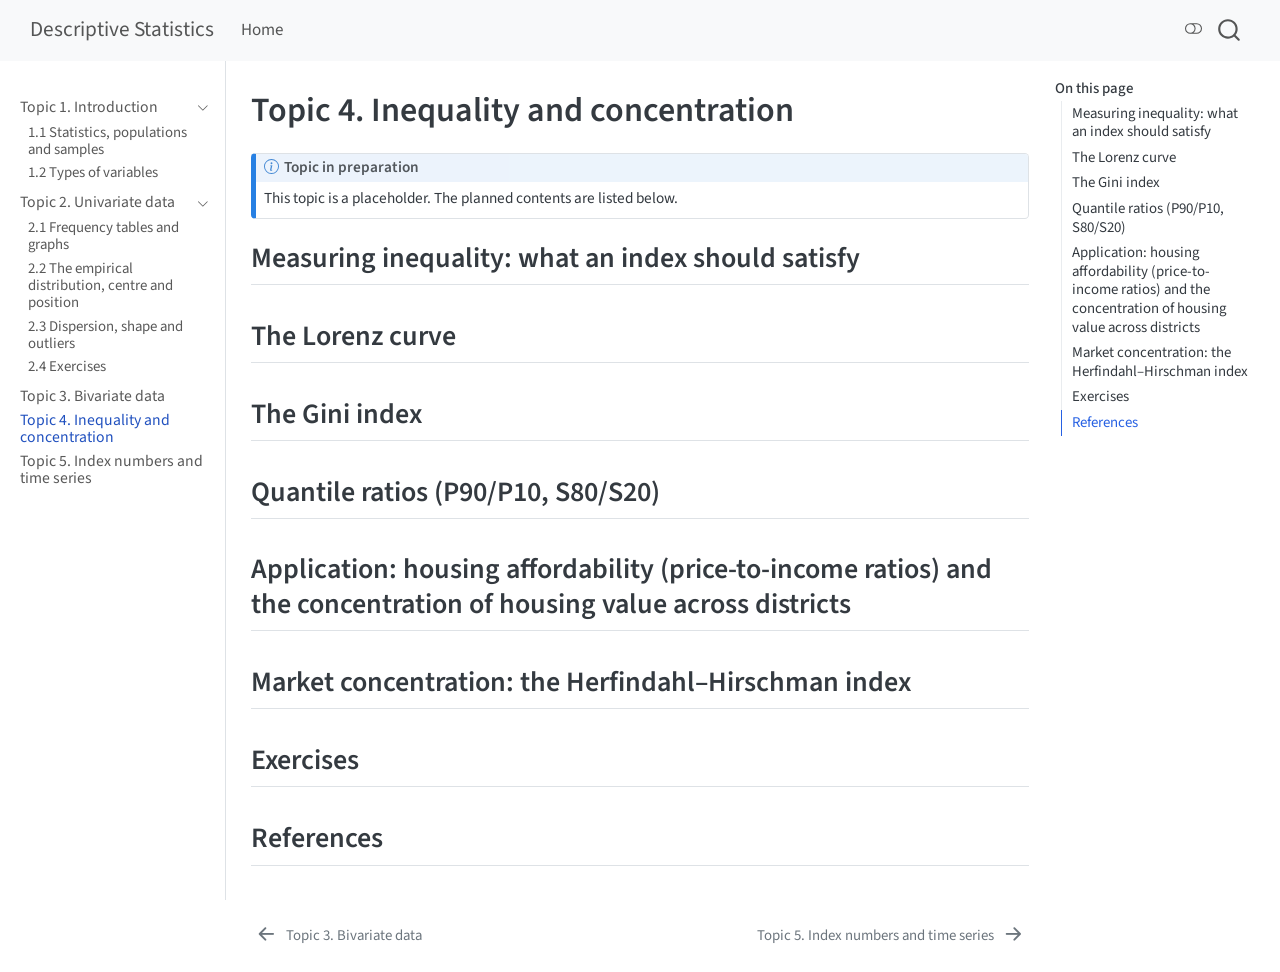
<file: topics/04-inequality-concentration.html>
<!DOCTYPE html>
<html xmlns="http://www.w3.org/1999/xhtml" lang="en" xml:lang="en"><head>

<meta charset="utf-8">
<meta name="generator" content="quarto-1.10.18">

<meta name="viewport" content="width=device-width, initial-scale=1.0, user-scalable=yes">


<title>Topic 4. Inequality and concentration – Descriptive Statistics</title>
<style>
/* Default styles provided by pandoc.
** See https://pandoc.org/MANUAL.html#variables-for-html for config info.
*/
span.smallcaps{font-variant: small-caps;}
div.columns{display: flex; gap: 1.5em;}
div.column{flex: auto;}
@media screen {
div.columns{gap: min(4vw, 1.5em);}
div.column{overflow-x: auto;}
}
div.hanging-indent{margin-left: 1.5em; text-indent: -1.5em;}
ul.task-list{list-style: none;}
ul.task-list li input[type="checkbox"] {
  width: 0.8em;
  margin: 0 0.8em 0.2em -1em; /* quarto-specific, see https://github.com/quarto-dev/quarto-cli/issues/4556 */ 
  vertical-align: middle;
}
/* CSS for citations */
div.csl-bib-body { }
div.csl-entry {
  clear: both;
}
.hanging-indent div.csl-entry {
  margin-left:2em;
  text-indent:-2em;
}
div.csl-left-margin {
  min-width:2em;
  float:left;
}
div.csl-right-inline {
  margin-left:2em;
  padding-left:1em;
}
div.csl-indent {
  margin-left: 2em;
}</style>


<script src="../site_libs/quarto-nav/quarto-nav.js"></script>
<script src="../site_libs/quarto-nav/headroom.min.js"></script>
<script src="../site_libs/clipboard/clipboard.min.js"></script>
<script src="../site_libs/quarto-search/autocomplete.umd.js"></script>
<script src="../site_libs/quarto-search/fuse.min.js"></script>
<script src="../site_libs/quarto-search/quarto-search.js"></script>
<meta name="quarto:offset" content="../">
<link href="../topics/05-index-numbers-time-series.html" rel="next">
<link href="../topics/03-bivariate.html" rel="prev">
<script src="../site_libs/quarto-html/quarto.js" type="module"></script>
<script src="../site_libs/quarto-html/tabsets/tabsets.js" type="module"></script>
<script src="../site_libs/quarto-html/popper.min.js"></script>
<script src="../site_libs/quarto-html/tippy.umd.min.js"></script>
<script src="../site_libs/quarto-html/anchor.min.js"></script>
<link href="../site_libs/quarto-html/tippy.css" rel="stylesheet">
<link href="../site_libs/quarto-html/quarto-syntax-highlighting-64a204ab8560d761af7679ceaba22944.css" rel="stylesheet" class="quarto-color-scheme" id="quarto-text-highlighting-styles">
<link href="../site_libs/quarto-html/quarto-syntax-highlighting-dark-b85bc7c33db8c58e0ec93c3465666fed.css" rel="stylesheet" class="quarto-color-scheme quarto-color-alternate" id="quarto-text-highlighting-styles">
<link href="../site_libs/quarto-html/quarto-syntax-highlighting-64a204ab8560d761af7679ceaba22944.css" rel="stylesheet" class="quarto-color-scheme-extra" id="quarto-text-highlighting-styles">
<script src="../site_libs/bootstrap/bootstrap.min.js"></script>
<link href="../site_libs/bootstrap/bootstrap-icons.css" rel="stylesheet">
<link href="../site_libs/bootstrap/bootstrap-2aa33e8751edae3f9b77d048c1294c38.min.css" rel="stylesheet" append-hash="true" class="quarto-color-scheme" id="quarto-bootstrap" data-mode="light">
<link href="../site_libs/bootstrap/bootstrap-dark-9f8723262d8d9b08b94973cdb1b7f173.min.css" rel="stylesheet" append-hash="true" class="quarto-color-scheme quarto-color-alternate" id="quarto-bootstrap" data-mode="dark">
<link href="../site_libs/bootstrap/bootstrap-2aa33e8751edae3f9b77d048c1294c38.min.css" rel="stylesheet" append-hash="true" class="quarto-color-scheme-extra" id="quarto-bootstrap" data-mode="light">
<script id="quarto-search-options" type="application/json">{
  "location": "navbar",
  "copy-button": false,
  "collapse-after": 3,
  "panel-placement": "end",
  "type": "overlay",
  "limit": 50,
  "keyboard-shortcut": [
    "f",
    "/",
    "s"
  ],
  "show-item-context": false,
  "language": {
    "search-no-results-text": "No results",
    "search-matching-documents-text": "matching documents",
    "search-copy-link-title": "Copy link to search",
    "search-hide-matches-text": "Hide additional matches",
    "search-more-match-text": "more match in this document",
    "search-more-matches-text": "more matches in this document",
    "search-clear-button-title": "Clear",
    "search-text-placeholder": "",
    "search-detached-cancel-button-title": "Cancel",
    "search-submit-button-title": "Submit",
    "search-label": "Search"
  }
}</script>


</head>

<body class="nav-sidebar docked nav-fixed quarto-light"><script id="quarto-html-before-body" type="application/javascript">
    const toggleBodyColorMode = (bsSheetEl) => {
      const mode = bsSheetEl.getAttribute("data-mode");
      const bodyEl = window.document.querySelector("body");
      if (mode === "dark") {
        bodyEl.classList.add("quarto-dark");
        bodyEl.classList.remove("quarto-light");
      } else {
        bodyEl.classList.add("quarto-light");
        bodyEl.classList.remove("quarto-dark");
      }
    }
    const toggleBodyColorPrimary = () => {
      const bsSheetEl = window.document.querySelector("link#quarto-bootstrap:not([rel=disabled-stylesheet])");
      if (bsSheetEl) {
        toggleBodyColorMode(bsSheetEl);
      }
    }
    const setColorSchemeToggle = (alternate) => {
      const toggles = window.document.querySelectorAll('.quarto-color-scheme-toggle');
      for (let i=0; i < toggles.length; i++) {
        const toggle = toggles[i];
        if (toggle) {
          if (alternate) {
            toggle.classList.add("alternate");
          } else {
            toggle.classList.remove("alternate");
          }
        }
      }
    };
    const toggleColorMode = (alternate) => {
      // Switch the stylesheets
      const primaryStylesheets = window.document.querySelectorAll('link.quarto-color-scheme:not(.quarto-color-alternate)');
      const alternateStylesheets = window.document.querySelectorAll('link.quarto-color-scheme.quarto-color-alternate');
      manageTransitions('#quarto-margin-sidebar .nav-link', false);
      if (alternate) {
        // note: dark is layered on light, we don't disable primary!
        enableStylesheet(alternateStylesheets);
        for (const sheetNode of alternateStylesheets) {
          if (sheetNode.id === "quarto-bootstrap") {
            toggleBodyColorMode(sheetNode);
          }
        }
      } else {
        disableStylesheet(alternateStylesheets);
        enableStylesheet(primaryStylesheets)
        toggleBodyColorPrimary();
      }
      manageTransitions('#quarto-margin-sidebar .nav-link', true);
      // Switch the toggles
      setColorSchemeToggle(alternate)
      // Hack to workaround the fact that safari doesn't
      // properly recolor the scrollbar when toggling (#1455)
      if (navigator.userAgent.indexOf('Safari') > 0 && navigator.userAgent.indexOf('Chrome') == -1) {
        manageTransitions("body", false);
        window.scrollTo(0, 1);
        setTimeout(() => {
          window.scrollTo(0, 0);
          manageTransitions("body", true);
        }, 40);
      }
    }
    const disableStylesheet = (stylesheets) => {
      for (let i=0; i < stylesheets.length; i++) {
        const stylesheet = stylesheets[i];
        stylesheet.rel = 'disabled-stylesheet';
      }
    }
    const enableStylesheet = (stylesheets) => {
      for (let i=0; i < stylesheets.length; i++) {
        const stylesheet = stylesheets[i];
        if(stylesheet.rel !== 'stylesheet') { // for Chrome, which will still FOUC without this check
          stylesheet.rel = 'stylesheet';
        }
      }
    }
    const manageTransitions = (selector, allowTransitions) => {
      const els = window.document.querySelectorAll(selector);
      for (let i=0; i < els.length; i++) {
        const el = els[i];
        if (allowTransitions) {
          el.classList.remove('notransition');
        } else {
          el.classList.add('notransition');
        }
      }
    }
    const isFileUrl = () => {
      return window.location.protocol === 'file:';
    }
    const hasAlternateSentinel = () => {
      let styleSentinel = getColorSchemeSentinel();
      if (styleSentinel !== null) {
        return styleSentinel === "alternate";
      } else {
        return false;
      }
    }
    const setStyleSentinel = (alternate) => {
      const value = alternate ? "alternate" : "default";
      if (!isFileUrl()) {
        window.localStorage.setItem("quarto-color-scheme", value);
      } else {
        localAlternateSentinel = value;
      }
    }
    const getColorSchemeSentinel = () => {
      if (!isFileUrl()) {
        const storageValue = window.localStorage.getItem("quarto-color-scheme");
        return storageValue != null ? storageValue : localAlternateSentinel;
      } else {
        return localAlternateSentinel;
      }
    }
    const toggleGiscusIfUsed = (isAlternate, darkModeDefault) => {
      const baseTheme = document.querySelector('#giscus-base-theme')?.value ?? 'light';
      const alternateTheme = document.querySelector('#giscus-alt-theme')?.value ?? 'dark';
      let newTheme = '';
      if(authorPrefersDark) {
        newTheme = isAlternate ? baseTheme : alternateTheme;
      } else {
        newTheme = isAlternate ? alternateTheme : baseTheme;
      }
      const changeGiscusTheme = () => {
        // From: https://github.com/giscus/giscus/issues/336
        const sendMessage = (message) => {
          const iframe = document.querySelector('iframe.giscus-frame');
          if (!iframe) return;
          iframe.contentWindow.postMessage({ giscus: message }, 'https://giscus.app');
        }
        sendMessage({
          setConfig: {
            theme: newTheme
          }
        });
      }
      const isGiscussLoaded = window.document.querySelector('iframe.giscus-frame') !== null;
      if (isGiscussLoaded) {
        changeGiscusTheme();
      }
    };
    const authorPrefersDark = false;
    const darkModeDefault = authorPrefersDark;
      document.querySelector('link#quarto-text-highlighting-styles.quarto-color-scheme-extra').rel = 'disabled-stylesheet';
      document.querySelector('link#quarto-bootstrap.quarto-color-scheme-extra').rel = 'disabled-stylesheet';
    let localAlternateSentinel = darkModeDefault ? 'alternate' : 'default';
    // Dark / light mode switch
    window.quartoToggleColorScheme = () => {
      // Read the current dark / light value
      let toAlternate = !hasAlternateSentinel();
      toggleColorMode(toAlternate);
      setStyleSentinel(toAlternate);
      toggleGiscusIfUsed(toAlternate, darkModeDefault);
      window.dispatchEvent(new Event('resize'));
    };
    // Switch to dark mode if need be
    if (hasAlternateSentinel()) {
      toggleColorMode(true);
    } else {
      toggleColorMode(false);
    }
  </script>

<div id="quarto-search-results"></div>
  <header id="quarto-header" class="headroom fixed-top">
    <nav class="navbar navbar-expand-lg " data-bs-theme="dark">
      <div class="navbar-container container-fluid">
      <div class="navbar-brand-container mx-auto">
    <a class="navbar-brand" href="../index.html">
    <span class="navbar-title">Descriptive Statistics</span>
    </a>
  </div>
            <div id="quarto-search" class="" title="Search"></div>
          <button class="navbar-toggler" type="button" data-bs-toggle="collapse" data-bs-target="#navbarCollapse" aria-controls="navbarCollapse" role="menu" aria-expanded="false" aria-label="Toggle navigation" onclick="if (window.quartoToggleHeadroom) { window.quartoToggleHeadroom(); }">
  <span class="navbar-toggler-icon"></span>
</button>
          <div class="collapse navbar-collapse" id="navbarCollapse">
            <ul class="navbar-nav navbar-nav-scroll me-auto">
  <li class="nav-item">
    <a class="nav-link" href="../index.html"> 
<span class="menu-text">Home</span></a>
  </li>  
</ul>
          </div> <!-- /navcollapse -->
            <div class="quarto-navbar-tools">
  <a href="" class="quarto-color-scheme-toggle quarto-navigation-tool  px-1" onclick="window.quartoToggleColorScheme(); return false;" title="Toggle dark mode"><i class="bi"></i></a>
</div>
      </div> <!-- /container-fluid -->
    </nav>
  <nav class="quarto-secondary-nav">
    <div class="container-fluid d-flex">
      <button type="button" class="quarto-btn-toggle btn" data-bs-toggle="collapse" role="button" data-bs-target=".quarto-sidebar-collapse-item" aria-controls="quarto-sidebar" aria-expanded="false" aria-label="Toggle sidebar navigation" onclick="if (window.quartoToggleHeadroom) { window.quartoToggleHeadroom(); }">
        <i class="bi bi-layout-text-sidebar-reverse"></i>
      </button>
        <nav class="quarto-page-breadcrumbs" aria-label="breadcrumb"><ol class="breadcrumb"><li class="breadcrumb-item"><a href="../topics/04-inequality-concentration.html">Topic 4. Inequality and concentration</a></li></ol></nav>
        <a class="flex-grow-1" role="navigation" data-bs-toggle="collapse" data-bs-target=".quarto-sidebar-collapse-item" aria-controls="quarto-sidebar" aria-expanded="false" aria-label="Toggle sidebar navigation" onclick="if (window.quartoToggleHeadroom) { window.quartoToggleHeadroom(); }">      
        </a>
    </div>
  </nav>
</header>
<!-- content -->
<div id="quarto-content" class="quarto-container page-columns page-rows-contents page-layout-article page-navbar">
<!-- sidebar -->
  <nav id="quarto-sidebar" class="sidebar collapse collapse-horizontal quarto-sidebar-collapse-item sidebar-navigation docked overflow-auto">
    <div class="sidebar-menu-container"> 
    <ul class="list-unstyled mt-1">
        <li class="sidebar-item sidebar-item-section">
      <div class="sidebar-item-container"> 
            <a class="sidebar-item-text sidebar-link text-start" data-bs-toggle="collapse" data-bs-target="#quarto-sidebar-section-1" role="navigation" aria-expanded="true">
 <span class="menu-text">Topic 1. Introduction</span></a>
          <a class="sidebar-item-toggle text-start" data-bs-toggle="collapse" data-bs-target="#quarto-sidebar-section-1" role="navigation" aria-expanded="true" aria-label="Toggle section">
            <i class="bi bi-chevron-right ms-2"></i>
          </a> 
      </div>
      <ul id="quarto-sidebar-section-1" class="collapse list-unstyled sidebar-section depth1 show">  
          <li class="sidebar-item">
  <div class="sidebar-item-container"> 
  <a href="../topics/01-introduction/01-stats-population-samples.html" class="sidebar-item-text sidebar-link">
 <span class="menu-text">1.1 Statistics, populations and samples</span></a>
  </div>
</li>
          <li class="sidebar-item">
  <div class="sidebar-item-container"> 
  <a href="../topics/01-introduction/02-types-of-variables.html" class="sidebar-item-text sidebar-link">
 <span class="menu-text">1.2 Types of variables</span></a>
  </div>
</li>
      </ul>
  </li>
        <li class="sidebar-item sidebar-item-section">
      <div class="sidebar-item-container"> 
            <a class="sidebar-item-text sidebar-link text-start" data-bs-toggle="collapse" data-bs-target="#quarto-sidebar-section-2" role="navigation" aria-expanded="true">
 <span class="menu-text">Topic 2. Univariate data</span></a>
          <a class="sidebar-item-toggle text-start" data-bs-toggle="collapse" data-bs-target="#quarto-sidebar-section-2" role="navigation" aria-expanded="true" aria-label="Toggle section">
            <i class="bi bi-chevron-right ms-2"></i>
          </a> 
      </div>
      <ul id="quarto-sidebar-section-2" class="collapse list-unstyled sidebar-section depth1 show">  
          <li class="sidebar-item">
  <div class="sidebar-item-container"> 
  <a href="../topics/02-univariate/01-freq-graphs.html" class="sidebar-item-text sidebar-link">
 <span class="menu-text">2.1 Frequency tables and graphs</span></a>
  </div>
</li>
          <li class="sidebar-item">
  <div class="sidebar-item-container"> 
  <a href="../topics/02-univariate/02-centre-position.html" class="sidebar-item-text sidebar-link">
 <span class="menu-text">2.2 The empirical distribution, centre and position</span></a>
  </div>
</li>
          <li class="sidebar-item">
  <div class="sidebar-item-container"> 
  <a href="../topics/02-univariate/03-dispersion-shape.html" class="sidebar-item-text sidebar-link">
 <span class="menu-text">2.3 Dispersion, shape and outliers</span></a>
  </div>
</li>
          <li class="sidebar-item">
  <div class="sidebar-item-container"> 
  <a href="../topics/02-univariate/04-exercises.html" class="sidebar-item-text sidebar-link">
 <span class="menu-text">2.4 Exercises</span></a>
  </div>
</li>
      </ul>
  </li>
        <li class="sidebar-item">
  <div class="sidebar-item-container"> 
  <a href="../topics/03-bivariate.html" class="sidebar-item-text sidebar-link">
 <span class="menu-text">Topic 3. Bivariate data</span></a>
  </div>
</li>
        <li class="sidebar-item">
  <div class="sidebar-item-container"> 
  <a href="../topics/04-inequality-concentration.html" class="sidebar-item-text sidebar-link active">
 <span class="menu-text">Topic 4. Inequality and concentration</span></a>
  </div>
</li>
        <li class="sidebar-item">
  <div class="sidebar-item-container"> 
  <a href="../topics/05-index-numbers-time-series.html" class="sidebar-item-text sidebar-link">
 <span class="menu-text">Topic 5. Index numbers and time series</span></a>
  </div>
</li>
    </ul>
    </div>
</nav>
<div id="quarto-sidebar-glass" class="quarto-sidebar-collapse-item" data-bs-toggle="collapse" data-bs-target=".quarto-sidebar-collapse-item"></div>
<!-- margin-sidebar -->
    <div id="quarto-margin-sidebar" class="sidebar margin-sidebar">
        <nav id="TOC" role="doc-toc" class="toc-active">
    <h2 id="toc-title">On this page</h2>
   
  <ul>
  <li><a href="#measuring-inequality-what-an-index-should-satisfy" id="toc-measuring-inequality-what-an-index-should-satisfy" class="nav-link active" data-scroll-target="#measuring-inequality-what-an-index-should-satisfy">Measuring inequality: what an index should satisfy</a></li>
  <li><a href="#the-lorenz-curve" id="toc-the-lorenz-curve" class="nav-link" data-scroll-target="#the-lorenz-curve">The Lorenz curve</a></li>
  <li><a href="#the-gini-index" id="toc-the-gini-index" class="nav-link" data-scroll-target="#the-gini-index">The Gini index</a></li>
  <li><a href="#quantile-ratios-p90p10-s80s20" id="toc-quantile-ratios-p90p10-s80s20" class="nav-link" data-scroll-target="#quantile-ratios-p90p10-s80s20">Quantile ratios (P90/P10, S80/S20)</a></li>
  <li><a href="#application-housing-affordability-price-to-income-ratios-and-the-concentration-of-housing-value-across-districts" id="toc-application-housing-affordability-price-to-income-ratios-and-the-concentration-of-housing-value-across-districts" class="nav-link" data-scroll-target="#application-housing-affordability-price-to-income-ratios-and-the-concentration-of-housing-value-across-districts">Application: housing affordability (price-to-income ratios) and the concentration of housing value across districts</a></li>
  <li><a href="#market-concentration-the-herfindahlhirschman-index" id="toc-market-concentration-the-herfindahlhirschman-index" class="nav-link" data-scroll-target="#market-concentration-the-herfindahlhirschman-index">Market concentration: the Herfindahl–Hirschman index</a></li>
  <li><a href="#exercises" id="toc-exercises" class="nav-link" data-scroll-target="#exercises">Exercises</a></li>
  <li><a href="#references" id="toc-references" class="nav-link" data-scroll-target="#references">References</a></li>
  </ul>
</nav>
    </div>
<!-- main -->
<main class="content" id="quarto-document-content">


<header id="title-block-header" class="quarto-title-block default">
<div class="quarto-title">
<h1 class="title">Topic 4. Inequality and concentration</h1>
</div>



<div class="quarto-title-meta">

    
  
    
  </div>
  


</header>


<div class="callout callout-style-default callout-note callout-titled">
<div class="callout-header d-flex align-content-center">
<div class="callout-icon-container">
<i class="callout-icon"></i>
</div>
<div class="callout-title-container flex-fill">
<span class="screen-reader-only">Note</span>Topic in preparation
</div>
</div>
<div class="callout-body-container callout-body">
<p>This topic is a placeholder. The planned contents are listed below.</p>
</div>
</div>
<section id="measuring-inequality-what-an-index-should-satisfy" class="level2">
<h2 class="anchored" data-anchor-id="measuring-inequality-what-an-index-should-satisfy">Measuring inequality: what an index should satisfy</h2>
</section>
<section id="the-lorenz-curve" class="level2">
<h2 class="anchored" data-anchor-id="the-lorenz-curve">The Lorenz curve</h2>
</section>
<section id="the-gini-index" class="level2">
<h2 class="anchored" data-anchor-id="the-gini-index">The Gini index</h2>
</section>
<section id="quantile-ratios-p90p10-s80s20" class="level2">
<h2 class="anchored" data-anchor-id="quantile-ratios-p90p10-s80s20">Quantile ratios (P90/P10, S80/S20)</h2>
</section>
<section id="application-housing-affordability-price-to-income-ratios-and-the-concentration-of-housing-value-across-districts" class="level2">
<h2 class="anchored" data-anchor-id="application-housing-affordability-price-to-income-ratios-and-the-concentration-of-housing-value-across-districts">Application: housing affordability (price-to-income ratios) and the concentration of housing value across districts</h2>
</section>
<section id="market-concentration-the-herfindahlhirschman-index" class="level2">
<h2 class="anchored" data-anchor-id="market-concentration-the-herfindahlhirschman-index">Market concentration: the Herfindahl–Hirschman index</h2>
</section>
<section id="exercises" class="level2">
<h2 class="anchored" data-anchor-id="exercises">Exercises</h2>
</section>
<section id="references" class="level2 unnumbered">
<h2 class="unnumbered anchored" data-anchor-id="references">References</h2>
<div id="refs" role="list">

</div>


</section>

</main> <!-- /main -->
<script id="quarto-html-after-body" type="application/javascript">
  window.document.addEventListener("DOMContentLoaded", function (event) {
    // Ensure there is a toggle, if there isn't float one in the top right
    if (window.document.querySelector('.quarto-color-scheme-toggle') === null) {
      const a = window.document.createElement('a');
      a.classList.add('top-right');
      a.classList.add('quarto-color-scheme-toggle');
      a.href = "";
      a.onclick = function() { try { window.quartoToggleColorScheme(); } catch {} return false; };
      const i = window.document.createElement("i");
      i.classList.add('bi');
      a.appendChild(i);
      window.document.body.appendChild(a);
    }
    setColorSchemeToggle(hasAlternateSentinel())
    const icon = "";
    const anchorJS = new window.AnchorJS();
    anchorJS.options = {
      placement: 'right',
      icon: icon
    };
    anchorJS.add('.anchored');
    const isCodeAnnotation = (el) => {
      for (const clz of el.classList) {
        if (clz.startsWith('code-annotation-')) {                     
          return true;
        }
      }
      return false;
    }
    const onCopySuccess = function(e) {
      // button target
      const button = e.trigger;
      // don't keep focus
      button.blur();
      // flash "checked"
      button.classList.add('code-copy-button-checked');
      var currentTitle = button.getAttribute("title");
      button.setAttribute("title", "Copied!");
      let tooltip;
      if (window.bootstrap) {
        button.setAttribute("data-bs-toggle", "tooltip");
        button.setAttribute("data-bs-placement", "left");
        button.setAttribute("data-bs-title", "Copied!");
        tooltip = new bootstrap.Tooltip(button, 
          { trigger: "manual", 
            customClass: "code-copy-button-tooltip",
            offset: [0, -8]});
        tooltip.show();    
      }
      setTimeout(function() {
        if (tooltip) {
          tooltip.hide();
          button.removeAttribute("data-bs-title");
          button.removeAttribute("data-bs-toggle");
          button.removeAttribute("data-bs-placement");
        }
        button.setAttribute("title", currentTitle);
        button.classList.remove('code-copy-button-checked');
      }, 1000);
      // clear code selection
      e.clearSelection();
    }
    const getTextToCopy = function(trigger) {
      const outerScaffold = trigger.parentElement.cloneNode(true);
      const codeEl = outerScaffold.querySelector('code');
      for (const childEl of codeEl.children) {
        if (isCodeAnnotation(childEl)) {
          childEl.remove();
        }
      }
      return codeEl.innerText;
    }
    const clipboard = new window.ClipboardJS('.code-copy-button:not([data-in-quarto-modal])', {
      text: getTextToCopy
    });
    clipboard.on('success', onCopySuccess);
    if (window.document.getElementById('quarto-embedded-source-code-modal')) {
      const clipboardModal = new window.ClipboardJS('.code-copy-button[data-in-quarto-modal]', {
        text: getTextToCopy,
        container: window.document.getElementById('quarto-embedded-source-code-modal')
      });
      clipboardModal.on('success', onCopySuccess);
    }
      var localhostRegex = new RegExp(/^(?:http|https):\/\/localhost\:?[0-9]*\//);
      var mailtoRegex = new RegExp(/^mailto:/);
        var filterRegex = new RegExp('/' + window.location.host + '/');
      var isInternal = (href) => {
          return filterRegex.test(href) || localhostRegex.test(href) || mailtoRegex.test(href);
      }
      // Inspect non-navigation links and adorn them if external
     var links = window.document.querySelectorAll('a[href]:not(.nav-link):not(.navbar-brand):not(.toc-action):not(.sidebar-link):not(.sidebar-item-toggle):not(.pagination-link):not(.no-external):not([aria-hidden]):not(.dropdown-item):not(.quarto-navigation-tool):not(.about-link)');
      for (var i=0; i<links.length; i++) {
        const link = links[i];
        if (!isInternal(link.href)) {
          // undo the damage that might have been done by quarto-nav.js in the case of
          // links that we want to consider external
          if (link.dataset.originalHref !== undefined) {
            link.href = link.dataset.originalHref;
          }
        }
      }
    function tippyHover(el, contentFn, onTriggerFn, onUntriggerFn) {
      const config = {
        allowHTML: true,
        maxWidth: 500,
        delay: 100,
        arrow: false,
        appendTo: function(el) {
            return el.parentElement;
        },
        interactive: true,
        interactiveBorder: 10,
        theme: 'quarto',
        placement: 'bottom-start',
      };
      if (contentFn) {
        config.content = contentFn;
      }
      if (onTriggerFn) {
        config.onTrigger = onTriggerFn;
      }
      if (onUntriggerFn) {
        config.onUntrigger = onUntriggerFn;
      }
      window.tippy(el, config); 
    }
    const noterefs = window.document.querySelectorAll('a[role="doc-noteref"]');
    for (var i=0; i<noterefs.length; i++) {
      const ref = noterefs[i];
      tippyHover(ref, function() {
        // use id or data attribute instead here
        let href = ref.getAttribute('data-footnote-href') || ref.getAttribute('href');
        try { href = new URL(href).hash; } catch {}
        const id = href.replace(/^#\/?/, "");
        const note = window.document.getElementById(id);
        if (note) {
          return note.innerHTML;
        } else {
          return "";
        }
      });
    }
    const xrefs = window.document.querySelectorAll('a.quarto-xref');
    const processXRef = (id, note) => {
      // Strip column container classes
      const stripColumnClz = (el) => {
        el.classList.remove("page-full", "page-columns");
        if (el.children) {
          for (const child of el.children) {
            stripColumnClz(child);
          }
        }
      }
      stripColumnClz(note)
      if (id === null || id.startsWith('sec-')) {
        // Special case sections, only their first couple elements
        const container = document.createElement("div");
        if (note.children && note.children.length > 2) {
          container.appendChild(note.children[0].cloneNode(true));
          for (let i = 1; i < note.children.length; i++) {
            const child = note.children[i];
            if (child.tagName === "P" && child.innerText === "") {
              continue;
            } else {
              container.appendChild(child.cloneNode(true));
              break;
            }
          }
          if (window.Quarto?.typesetMath) {
            window.Quarto.typesetMath(container);
          }
          return container.innerHTML
        } else {
          if (window.Quarto?.typesetMath) {
            window.Quarto.typesetMath(note);
          }
          return note.innerHTML;
        }
      } else {
        // Remove any anchor links if they are present
        const anchorLink = note.querySelector('a.anchorjs-link');
        if (anchorLink) {
          anchorLink.remove();
        }
        if (window.Quarto?.typesetMath) {
          window.Quarto.typesetMath(note);
        }
        if (note.classList.contains("callout")) {
          return note.outerHTML;
        } else {
          return note.innerHTML;
        }
      }
    }
    for (var i=0; i<xrefs.length; i++) {
      const xref = xrefs[i];
      tippyHover(xref, undefined, function(instance) {
        instance.disable();
        let url = xref.getAttribute('href');
        let hash = undefined; 
        if (url.startsWith('#')) {
          hash = url;
        } else {
          try { hash = new URL(url).hash; } catch {}
        }
        if (hash) {
          const id = hash.replace(/^#\/?/, "");
          const note = window.document.getElementById(id);
          if (note !== null) {
            try {
              const html = processXRef(id, note.cloneNode(true));
              instance.setContent(html);
            } finally {
              instance.enable();
              instance.show();
            }
          } else {
            // See if we can fetch this
            fetch(url.split('#')[0])
            .then(res => res.text())
            .then(html => {
              const parser = new DOMParser();
              const htmlDoc = parser.parseFromString(html, "text/html");
              const note = htmlDoc.getElementById(id);
              if (note !== null) {
                const html = processXRef(id, note);
                instance.setContent(html);
              } 
            }).finally(() => {
              instance.enable();
              instance.show();
            });
          }
        } else {
          // See if we can fetch a full url (with no hash to target)
          // This is a special case and we should probably do some content thinning / targeting
          fetch(url)
          .then(res => res.text())
          .then(html => {
            const parser = new DOMParser();
            const htmlDoc = parser.parseFromString(html, "text/html");
            const note = htmlDoc.querySelector('main.content');
            if (note !== null) {
              // This should only happen for chapter cross references
              // (since there is no id in the URL)
              // remove the first header
              if (note.children.length > 0 && note.children[0].tagName === "HEADER") {
                note.children[0].remove();
              }
              const html = processXRef(null, note);
              instance.setContent(html);
            } 
          }).finally(() => {
            instance.enable();
            instance.show();
          });
        }
      }, function(instance) {
      });
    }
        let selectedAnnoteEl;
        const selectorForAnnotation = ( cell, annotation) => {
          let cellAttr = 'data-code-cell="' + cell + '"';
          let lineAttr = 'data-code-annotation="' +  annotation + '"';
          const selector = 'span[' + cellAttr + '][' + lineAttr + ']';
          return selector;
        }
        const selectCodeLines = (annoteEl) => {
          const doc = window.document;
          const targetCell = annoteEl.getAttribute("data-target-cell");
          const targetAnnotation = annoteEl.getAttribute("data-target-annotation");
          const annoteSpan = window.document.querySelector(selectorForAnnotation(targetCell, targetAnnotation));
          const lines = annoteSpan.getAttribute("data-code-lines").split(",");
          const lineIds = lines.map((line) => {
            return targetCell + "-" + line;
          })
          let top = null;
          let height = null;
          let parent = null;
          if (lineIds.length > 0) {
              //compute the position of the single el (top and bottom and make a div)
              const el = window.document.getElementById(lineIds[0]);
              top = el.offsetTop;
              height = el.offsetHeight;
              parent = el.parentElement.parentElement;
            if (lineIds.length > 1) {
              const lastEl = window.document.getElementById(lineIds[lineIds.length - 1]);
              const bottom = lastEl.offsetTop + lastEl.offsetHeight;
              height = bottom - top;
            }
            if (top !== null && height !== null && parent !== null) {
              // cook up a div (if necessary) and position it 
              let div = window.document.getElementById("code-annotation-line-highlight");
              if (div === null) {
                div = window.document.createElement("div");
                div.setAttribute("id", "code-annotation-line-highlight");
                div.style.position = 'absolute';
                parent.appendChild(div);
              }
              div.style.top = top - 2 + "px";
              div.style.height = height + 4 + "px";
              div.style.left = 0;
              let gutterDiv = window.document.getElementById("code-annotation-line-highlight-gutter");
              if (gutterDiv === null) {
                gutterDiv = window.document.createElement("div");
                gutterDiv.setAttribute("id", "code-annotation-line-highlight-gutter");
                gutterDiv.style.position = 'absolute';
                const codeCell = window.document.getElementById(targetCell);
                const gutter = codeCell.querySelector('.code-annotation-gutter');
                gutter.appendChild(gutterDiv);
              }
              gutterDiv.style.top = top - 2 + "px";
              gutterDiv.style.height = height + 4 + "px";
            }
            selectedAnnoteEl = annoteEl;
          }
        };
        const unselectCodeLines = () => {
          const elementsIds = ["code-annotation-line-highlight", "code-annotation-line-highlight-gutter"];
          elementsIds.forEach((elId) => {
            const div = window.document.getElementById(elId);
            if (div) {
              div.remove();
            }
          });
          selectedAnnoteEl = undefined;
        };
          // Handle positioning of the toggle
      window.addEventListener(
        "resize",
        throttle(() => {
          elRect = undefined;
          if (selectedAnnoteEl) {
            selectCodeLines(selectedAnnoteEl);
          }
        }, 10)
      );
      function throttle(fn, ms) {
      let throttle = false;
      let timer;
        return (...args) => {
          if(!throttle) { // first call gets through
              fn.apply(this, args);
              throttle = true;
          } else { // all the others get throttled
              if(timer) clearTimeout(timer); // cancel #2
              timer = setTimeout(() => {
                fn.apply(this, args);
                timer = throttle = false;
              }, ms);
          }
        };
      }
        // Attach click handler to the DT
        const annoteDls = window.document.querySelectorAll('dt[data-target-cell]');
        for (const annoteDlNode of annoteDls) {
          annoteDlNode.addEventListener('click', (event) => {
            const clickedEl = event.target;
            if (clickedEl !== selectedAnnoteEl) {
              unselectCodeLines();
              const activeEl = window.document.querySelector('dt[data-target-cell].code-annotation-active');
              if (activeEl) {
                activeEl.classList.remove('code-annotation-active');
              }
              selectCodeLines(clickedEl);
              clickedEl.classList.add('code-annotation-active');
            } else {
              // Unselect the line
              unselectCodeLines();
              clickedEl.classList.remove('code-annotation-active');
            }
          });
        }
    const findCites = (el) => {
      const parentEl = el.parentElement;
      if (parentEl) {
        const cites = parentEl.dataset.cites;
        if (cites) {
          return {
            el,
            cites: cites.split(' ')
          };
        } else {
          return findCites(el.parentElement)
        }
      } else {
        return undefined;
      }
    };
    var bibliorefs = window.document.querySelectorAll('a[role="doc-biblioref"]');
    for (var i=0; i<bibliorefs.length; i++) {
      const ref = bibliorefs[i];
      const citeInfo = findCites(ref);
      if (citeInfo) {
        tippyHover(citeInfo.el, function() {
          var popup = window.document.createElement('div');
          citeInfo.cites.forEach(function(cite) {
            var citeDiv = window.document.createElement('div');
            citeDiv.classList.add('hanging-indent');
            citeDiv.classList.add('csl-entry');
            var biblioDiv = window.document.getElementById('ref-' + cite);
            if (biblioDiv) {
              citeDiv.innerHTML = biblioDiv.innerHTML;
            }
            popup.appendChild(citeDiv);
          });
          return popup.innerHTML;
        });
      }
    }
  });
  </script>
<nav class="page-navigation">
  <div class="nav-page nav-page-previous">
      <a href="../topics/03-bivariate.html" class="pagination-link" aria-label="Topic 3. Bivariate data">
        <i class="bi bi-arrow-left-short"></i> <span class="nav-page-text">Topic 3. Bivariate data</span>
      </a>          
  </div>
  <div class="nav-page nav-page-next">
      <a href="../topics/05-index-numbers-time-series.html" class="pagination-link" aria-label="Topic 5. Index numbers and time series">
        <span class="nav-page-text">Topic 5. Index numbers and time series</span> <i class="bi bi-arrow-right-short"></i>
      </a>
  </div>
</nav>
</div> <!-- /content -->




</body></html>
</file>
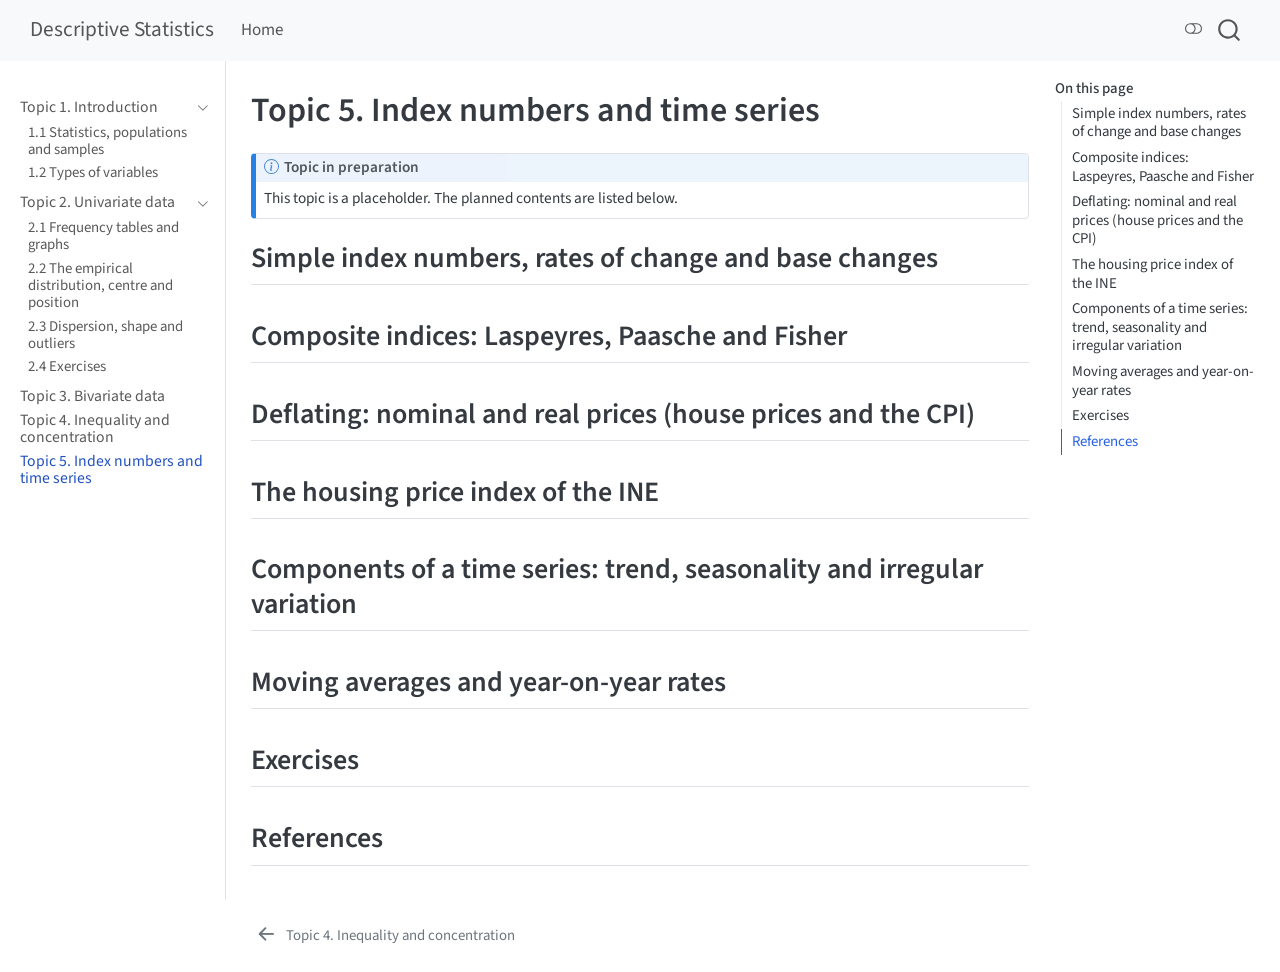
<file: topics/05-index-numbers-time-series.html>
<!DOCTYPE html>
<html xmlns="http://www.w3.org/1999/xhtml" lang="en" xml:lang="en"><head>

<meta charset="utf-8">
<meta name="generator" content="quarto-1.10.18">

<meta name="viewport" content="width=device-width, initial-scale=1.0, user-scalable=yes">


<title>Topic 5. Index numbers and time series – Descriptive Statistics</title>
<style>
/* Default styles provided by pandoc.
** See https://pandoc.org/MANUAL.html#variables-for-html for config info.
*/
span.smallcaps{font-variant: small-caps;}
div.columns{display: flex; gap: 1.5em;}
div.column{flex: auto;}
@media screen {
div.columns{gap: min(4vw, 1.5em);}
div.column{overflow-x: auto;}
}
div.hanging-indent{margin-left: 1.5em; text-indent: -1.5em;}
ul.task-list{list-style: none;}
ul.task-list li input[type="checkbox"] {
  width: 0.8em;
  margin: 0 0.8em 0.2em -1em; /* quarto-specific, see https://github.com/quarto-dev/quarto-cli/issues/4556 */ 
  vertical-align: middle;
}
/* CSS for citations */
div.csl-bib-body { }
div.csl-entry {
  clear: both;
}
.hanging-indent div.csl-entry {
  margin-left:2em;
  text-indent:-2em;
}
div.csl-left-margin {
  min-width:2em;
  float:left;
}
div.csl-right-inline {
  margin-left:2em;
  padding-left:1em;
}
div.csl-indent {
  margin-left: 2em;
}</style>


<script src="../site_libs/quarto-nav/quarto-nav.js"></script>
<script src="../site_libs/quarto-nav/headroom.min.js"></script>
<script src="../site_libs/clipboard/clipboard.min.js"></script>
<script src="../site_libs/quarto-search/autocomplete.umd.js"></script>
<script src="../site_libs/quarto-search/fuse.min.js"></script>
<script src="../site_libs/quarto-search/quarto-search.js"></script>
<meta name="quarto:offset" content="../">
<link href="../topics/04-inequality-concentration.html" rel="prev">
<script src="../site_libs/quarto-html/quarto.js" type="module"></script>
<script src="../site_libs/quarto-html/tabsets/tabsets.js" type="module"></script>
<script src="../site_libs/quarto-html/popper.min.js"></script>
<script src="../site_libs/quarto-html/tippy.umd.min.js"></script>
<script src="../site_libs/quarto-html/anchor.min.js"></script>
<link href="../site_libs/quarto-html/tippy.css" rel="stylesheet">
<link href="../site_libs/quarto-html/quarto-syntax-highlighting-64a204ab8560d761af7679ceaba22944.css" rel="stylesheet" class="quarto-color-scheme" id="quarto-text-highlighting-styles">
<link href="../site_libs/quarto-html/quarto-syntax-highlighting-dark-b85bc7c33db8c58e0ec93c3465666fed.css" rel="stylesheet" class="quarto-color-scheme quarto-color-alternate" id="quarto-text-highlighting-styles">
<link href="../site_libs/quarto-html/quarto-syntax-highlighting-64a204ab8560d761af7679ceaba22944.css" rel="stylesheet" class="quarto-color-scheme-extra" id="quarto-text-highlighting-styles">
<script src="../site_libs/bootstrap/bootstrap.min.js"></script>
<link href="../site_libs/bootstrap/bootstrap-icons.css" rel="stylesheet">
<link href="../site_libs/bootstrap/bootstrap-2aa33e8751edae3f9b77d048c1294c38.min.css" rel="stylesheet" append-hash="true" class="quarto-color-scheme" id="quarto-bootstrap" data-mode="light">
<link href="../site_libs/bootstrap/bootstrap-dark-9f8723262d8d9b08b94973cdb1b7f173.min.css" rel="stylesheet" append-hash="true" class="quarto-color-scheme quarto-color-alternate" id="quarto-bootstrap" data-mode="dark">
<link href="../site_libs/bootstrap/bootstrap-2aa33e8751edae3f9b77d048c1294c38.min.css" rel="stylesheet" append-hash="true" class="quarto-color-scheme-extra" id="quarto-bootstrap" data-mode="light">
<script id="quarto-search-options" type="application/json">{
  "location": "navbar",
  "copy-button": false,
  "collapse-after": 3,
  "panel-placement": "end",
  "type": "overlay",
  "limit": 50,
  "keyboard-shortcut": [
    "f",
    "/",
    "s"
  ],
  "show-item-context": false,
  "language": {
    "search-no-results-text": "No results",
    "search-matching-documents-text": "matching documents",
    "search-copy-link-title": "Copy link to search",
    "search-hide-matches-text": "Hide additional matches",
    "search-more-match-text": "more match in this document",
    "search-more-matches-text": "more matches in this document",
    "search-clear-button-title": "Clear",
    "search-text-placeholder": "",
    "search-detached-cancel-button-title": "Cancel",
    "search-submit-button-title": "Submit",
    "search-label": "Search"
  }
}</script>


</head>

<body class="nav-sidebar docked nav-fixed quarto-light"><script id="quarto-html-before-body" type="application/javascript">
    const toggleBodyColorMode = (bsSheetEl) => {
      const mode = bsSheetEl.getAttribute("data-mode");
      const bodyEl = window.document.querySelector("body");
      if (mode === "dark") {
        bodyEl.classList.add("quarto-dark");
        bodyEl.classList.remove("quarto-light");
      } else {
        bodyEl.classList.add("quarto-light");
        bodyEl.classList.remove("quarto-dark");
      }
    }
    const toggleBodyColorPrimary = () => {
      const bsSheetEl = window.document.querySelector("link#quarto-bootstrap:not([rel=disabled-stylesheet])");
      if (bsSheetEl) {
        toggleBodyColorMode(bsSheetEl);
      }
    }
    const setColorSchemeToggle = (alternate) => {
      const toggles = window.document.querySelectorAll('.quarto-color-scheme-toggle');
      for (let i=0; i < toggles.length; i++) {
        const toggle = toggles[i];
        if (toggle) {
          if (alternate) {
            toggle.classList.add("alternate");
          } else {
            toggle.classList.remove("alternate");
          }
        }
      }
    };
    const toggleColorMode = (alternate) => {
      // Switch the stylesheets
      const primaryStylesheets = window.document.querySelectorAll('link.quarto-color-scheme:not(.quarto-color-alternate)');
      const alternateStylesheets = window.document.querySelectorAll('link.quarto-color-scheme.quarto-color-alternate');
      manageTransitions('#quarto-margin-sidebar .nav-link', false);
      if (alternate) {
        // note: dark is layered on light, we don't disable primary!
        enableStylesheet(alternateStylesheets);
        for (const sheetNode of alternateStylesheets) {
          if (sheetNode.id === "quarto-bootstrap") {
            toggleBodyColorMode(sheetNode);
          }
        }
      } else {
        disableStylesheet(alternateStylesheets);
        enableStylesheet(primaryStylesheets)
        toggleBodyColorPrimary();
      }
      manageTransitions('#quarto-margin-sidebar .nav-link', true);
      // Switch the toggles
      setColorSchemeToggle(alternate)
      // Hack to workaround the fact that safari doesn't
      // properly recolor the scrollbar when toggling (#1455)
      if (navigator.userAgent.indexOf('Safari') > 0 && navigator.userAgent.indexOf('Chrome') == -1) {
        manageTransitions("body", false);
        window.scrollTo(0, 1);
        setTimeout(() => {
          window.scrollTo(0, 0);
          manageTransitions("body", true);
        }, 40);
      }
    }
    const disableStylesheet = (stylesheets) => {
      for (let i=0; i < stylesheets.length; i++) {
        const stylesheet = stylesheets[i];
        stylesheet.rel = 'disabled-stylesheet';
      }
    }
    const enableStylesheet = (stylesheets) => {
      for (let i=0; i < stylesheets.length; i++) {
        const stylesheet = stylesheets[i];
        if(stylesheet.rel !== 'stylesheet') { // for Chrome, which will still FOUC without this check
          stylesheet.rel = 'stylesheet';
        }
      }
    }
    const manageTransitions = (selector, allowTransitions) => {
      const els = window.document.querySelectorAll(selector);
      for (let i=0; i < els.length; i++) {
        const el = els[i];
        if (allowTransitions) {
          el.classList.remove('notransition');
        } else {
          el.classList.add('notransition');
        }
      }
    }
    const isFileUrl = () => {
      return window.location.protocol === 'file:';
    }
    const hasAlternateSentinel = () => {
      let styleSentinel = getColorSchemeSentinel();
      if (styleSentinel !== null) {
        return styleSentinel === "alternate";
      } else {
        return false;
      }
    }
    const setStyleSentinel = (alternate) => {
      const value = alternate ? "alternate" : "default";
      if (!isFileUrl()) {
        window.localStorage.setItem("quarto-color-scheme", value);
      } else {
        localAlternateSentinel = value;
      }
    }
    const getColorSchemeSentinel = () => {
      if (!isFileUrl()) {
        const storageValue = window.localStorage.getItem("quarto-color-scheme");
        return storageValue != null ? storageValue : localAlternateSentinel;
      } else {
        return localAlternateSentinel;
      }
    }
    const toggleGiscusIfUsed = (isAlternate, darkModeDefault) => {
      const baseTheme = document.querySelector('#giscus-base-theme')?.value ?? 'light';
      const alternateTheme = document.querySelector('#giscus-alt-theme')?.value ?? 'dark';
      let newTheme = '';
      if(authorPrefersDark) {
        newTheme = isAlternate ? baseTheme : alternateTheme;
      } else {
        newTheme = isAlternate ? alternateTheme : baseTheme;
      }
      const changeGiscusTheme = () => {
        // From: https://github.com/giscus/giscus/issues/336
        const sendMessage = (message) => {
          const iframe = document.querySelector('iframe.giscus-frame');
          if (!iframe) return;
          iframe.contentWindow.postMessage({ giscus: message }, 'https://giscus.app');
        }
        sendMessage({
          setConfig: {
            theme: newTheme
          }
        });
      }
      const isGiscussLoaded = window.document.querySelector('iframe.giscus-frame') !== null;
      if (isGiscussLoaded) {
        changeGiscusTheme();
      }
    };
    const authorPrefersDark = false;
    const darkModeDefault = authorPrefersDark;
      document.querySelector('link#quarto-text-highlighting-styles.quarto-color-scheme-extra').rel = 'disabled-stylesheet';
      document.querySelector('link#quarto-bootstrap.quarto-color-scheme-extra').rel = 'disabled-stylesheet';
    let localAlternateSentinel = darkModeDefault ? 'alternate' : 'default';
    // Dark / light mode switch
    window.quartoToggleColorScheme = () => {
      // Read the current dark / light value
      let toAlternate = !hasAlternateSentinel();
      toggleColorMode(toAlternate);
      setStyleSentinel(toAlternate);
      toggleGiscusIfUsed(toAlternate, darkModeDefault);
      window.dispatchEvent(new Event('resize'));
    };
    // Switch to dark mode if need be
    if (hasAlternateSentinel()) {
      toggleColorMode(true);
    } else {
      toggleColorMode(false);
    }
  </script>

<div id="quarto-search-results"></div>
  <header id="quarto-header" class="headroom fixed-top">
    <nav class="navbar navbar-expand-lg " data-bs-theme="dark">
      <div class="navbar-container container-fluid">
      <div class="navbar-brand-container mx-auto">
    <a class="navbar-brand" href="../index.html">
    <span class="navbar-title">Descriptive Statistics</span>
    </a>
  </div>
            <div id="quarto-search" class="" title="Search"></div>
          <button class="navbar-toggler" type="button" data-bs-toggle="collapse" data-bs-target="#navbarCollapse" aria-controls="navbarCollapse" role="menu" aria-expanded="false" aria-label="Toggle navigation" onclick="if (window.quartoToggleHeadroom) { window.quartoToggleHeadroom(); }">
  <span class="navbar-toggler-icon"></span>
</button>
          <div class="collapse navbar-collapse" id="navbarCollapse">
            <ul class="navbar-nav navbar-nav-scroll me-auto">
  <li class="nav-item">
    <a class="nav-link" href="../index.html"> 
<span class="menu-text">Home</span></a>
  </li>  
</ul>
          </div> <!-- /navcollapse -->
            <div class="quarto-navbar-tools">
  <a href="" class="quarto-color-scheme-toggle quarto-navigation-tool  px-1" onclick="window.quartoToggleColorScheme(); return false;" title="Toggle dark mode"><i class="bi"></i></a>
</div>
      </div> <!-- /container-fluid -->
    </nav>
  <nav class="quarto-secondary-nav">
    <div class="container-fluid d-flex">
      <button type="button" class="quarto-btn-toggle btn" data-bs-toggle="collapse" role="button" data-bs-target=".quarto-sidebar-collapse-item" aria-controls="quarto-sidebar" aria-expanded="false" aria-label="Toggle sidebar navigation" onclick="if (window.quartoToggleHeadroom) { window.quartoToggleHeadroom(); }">
        <i class="bi bi-layout-text-sidebar-reverse"></i>
      </button>
        <nav class="quarto-page-breadcrumbs" aria-label="breadcrumb"><ol class="breadcrumb"><li class="breadcrumb-item"><a href="../topics/05-index-numbers-time-series.html">Topic 5. Index numbers and time series</a></li></ol></nav>
        <a class="flex-grow-1" role="navigation" data-bs-toggle="collapse" data-bs-target=".quarto-sidebar-collapse-item" aria-controls="quarto-sidebar" aria-expanded="false" aria-label="Toggle sidebar navigation" onclick="if (window.quartoToggleHeadroom) { window.quartoToggleHeadroom(); }">      
        </a>
    </div>
  </nav>
</header>
<!-- content -->
<div id="quarto-content" class="quarto-container page-columns page-rows-contents page-layout-article page-navbar">
<!-- sidebar -->
  <nav id="quarto-sidebar" class="sidebar collapse collapse-horizontal quarto-sidebar-collapse-item sidebar-navigation docked overflow-auto">
    <div class="sidebar-menu-container"> 
    <ul class="list-unstyled mt-1">
        <li class="sidebar-item sidebar-item-section">
      <div class="sidebar-item-container"> 
            <a class="sidebar-item-text sidebar-link text-start" data-bs-toggle="collapse" data-bs-target="#quarto-sidebar-section-1" role="navigation" aria-expanded="true">
 <span class="menu-text">Topic 1. Introduction</span></a>
          <a class="sidebar-item-toggle text-start" data-bs-toggle="collapse" data-bs-target="#quarto-sidebar-section-1" role="navigation" aria-expanded="true" aria-label="Toggle section">
            <i class="bi bi-chevron-right ms-2"></i>
          </a> 
      </div>
      <ul id="quarto-sidebar-section-1" class="collapse list-unstyled sidebar-section depth1 show">  
          <li class="sidebar-item">
  <div class="sidebar-item-container"> 
  <a href="../topics/01-introduction/01-stats-population-samples.html" class="sidebar-item-text sidebar-link">
 <span class="menu-text">1.1 Statistics, populations and samples</span></a>
  </div>
</li>
          <li class="sidebar-item">
  <div class="sidebar-item-container"> 
  <a href="../topics/01-introduction/02-types-of-variables.html" class="sidebar-item-text sidebar-link">
 <span class="menu-text">1.2 Types of variables</span></a>
  </div>
</li>
      </ul>
  </li>
        <li class="sidebar-item sidebar-item-section">
      <div class="sidebar-item-container"> 
            <a class="sidebar-item-text sidebar-link text-start" data-bs-toggle="collapse" data-bs-target="#quarto-sidebar-section-2" role="navigation" aria-expanded="true">
 <span class="menu-text">Topic 2. Univariate data</span></a>
          <a class="sidebar-item-toggle text-start" data-bs-toggle="collapse" data-bs-target="#quarto-sidebar-section-2" role="navigation" aria-expanded="true" aria-label="Toggle section">
            <i class="bi bi-chevron-right ms-2"></i>
          </a> 
      </div>
      <ul id="quarto-sidebar-section-2" class="collapse list-unstyled sidebar-section depth1 show">  
          <li class="sidebar-item">
  <div class="sidebar-item-container"> 
  <a href="../topics/02-univariate/01-freq-graphs.html" class="sidebar-item-text sidebar-link">
 <span class="menu-text">2.1 Frequency tables and graphs</span></a>
  </div>
</li>
          <li class="sidebar-item">
  <div class="sidebar-item-container"> 
  <a href="../topics/02-univariate/02-centre-position.html" class="sidebar-item-text sidebar-link">
 <span class="menu-text">2.2 The empirical distribution, centre and position</span></a>
  </div>
</li>
          <li class="sidebar-item">
  <div class="sidebar-item-container"> 
  <a href="../topics/02-univariate/03-dispersion-shape.html" class="sidebar-item-text sidebar-link">
 <span class="menu-text">2.3 Dispersion, shape and outliers</span></a>
  </div>
</li>
          <li class="sidebar-item">
  <div class="sidebar-item-container"> 
  <a href="../topics/02-univariate/04-exercises.html" class="sidebar-item-text sidebar-link">
 <span class="menu-text">2.4 Exercises</span></a>
  </div>
</li>
      </ul>
  </li>
        <li class="sidebar-item">
  <div class="sidebar-item-container"> 
  <a href="../topics/03-bivariate.html" class="sidebar-item-text sidebar-link">
 <span class="menu-text">Topic 3. Bivariate data</span></a>
  </div>
</li>
        <li class="sidebar-item">
  <div class="sidebar-item-container"> 
  <a href="../topics/04-inequality-concentration.html" class="sidebar-item-text sidebar-link">
 <span class="menu-text">Topic 4. Inequality and concentration</span></a>
  </div>
</li>
        <li class="sidebar-item">
  <div class="sidebar-item-container"> 
  <a href="../topics/05-index-numbers-time-series.html" class="sidebar-item-text sidebar-link active">
 <span class="menu-text">Topic 5. Index numbers and time series</span></a>
  </div>
</li>
    </ul>
    </div>
</nav>
<div id="quarto-sidebar-glass" class="quarto-sidebar-collapse-item" data-bs-toggle="collapse" data-bs-target=".quarto-sidebar-collapse-item"></div>
<!-- margin-sidebar -->
    <div id="quarto-margin-sidebar" class="sidebar margin-sidebar">
        <nav id="TOC" role="doc-toc" class="toc-active">
    <h2 id="toc-title">On this page</h2>
   
  <ul>
  <li><a href="#simple-index-numbers-rates-of-change-and-base-changes" id="toc-simple-index-numbers-rates-of-change-and-base-changes" class="nav-link active" data-scroll-target="#simple-index-numbers-rates-of-change-and-base-changes">Simple index numbers, rates of change and base changes</a></li>
  <li><a href="#composite-indices-laspeyres-paasche-and-fisher" id="toc-composite-indices-laspeyres-paasche-and-fisher" class="nav-link" data-scroll-target="#composite-indices-laspeyres-paasche-and-fisher">Composite indices: Laspeyres, Paasche and Fisher</a></li>
  <li><a href="#deflating-nominal-and-real-prices-house-prices-and-the-cpi" id="toc-deflating-nominal-and-real-prices-house-prices-and-the-cpi" class="nav-link" data-scroll-target="#deflating-nominal-and-real-prices-house-prices-and-the-cpi">Deflating: nominal and real prices (house prices and the CPI)</a></li>
  <li><a href="#the-housing-price-index-of-the-ine" id="toc-the-housing-price-index-of-the-ine" class="nav-link" data-scroll-target="#the-housing-price-index-of-the-ine">The housing price index of the INE</a></li>
  <li><a href="#components-of-a-time-series-trend-seasonality-and-irregular-variation" id="toc-components-of-a-time-series-trend-seasonality-and-irregular-variation" class="nav-link" data-scroll-target="#components-of-a-time-series-trend-seasonality-and-irregular-variation">Components of a time series: trend, seasonality and irregular variation</a></li>
  <li><a href="#moving-averages-and-year-on-year-rates" id="toc-moving-averages-and-year-on-year-rates" class="nav-link" data-scroll-target="#moving-averages-and-year-on-year-rates">Moving averages and year-on-year rates</a></li>
  <li><a href="#exercises" id="toc-exercises" class="nav-link" data-scroll-target="#exercises">Exercises</a></li>
  <li><a href="#references" id="toc-references" class="nav-link" data-scroll-target="#references">References</a></li>
  </ul>
</nav>
    </div>
<!-- main -->
<main class="content" id="quarto-document-content">


<header id="title-block-header" class="quarto-title-block default">
<div class="quarto-title">
<h1 class="title">Topic 5. Index numbers and time series</h1>
</div>



<div class="quarto-title-meta">

    
  
    
  </div>
  


</header>


<div class="callout callout-style-default callout-note callout-titled">
<div class="callout-header d-flex align-content-center">
<div class="callout-icon-container">
<i class="callout-icon"></i>
</div>
<div class="callout-title-container flex-fill">
<span class="screen-reader-only">Note</span>Topic in preparation
</div>
</div>
<div class="callout-body-container callout-body">
<p>This topic is a placeholder. The planned contents are listed below.</p>
</div>
</div>
<section id="simple-index-numbers-rates-of-change-and-base-changes" class="level2">
<h2 class="anchored" data-anchor-id="simple-index-numbers-rates-of-change-and-base-changes">Simple index numbers, rates of change and base changes</h2>
</section>
<section id="composite-indices-laspeyres-paasche-and-fisher" class="level2">
<h2 class="anchored" data-anchor-id="composite-indices-laspeyres-paasche-and-fisher">Composite indices: Laspeyres, Paasche and Fisher</h2>
</section>
<section id="deflating-nominal-and-real-prices-house-prices-and-the-cpi" class="level2">
<h2 class="anchored" data-anchor-id="deflating-nominal-and-real-prices-house-prices-and-the-cpi">Deflating: nominal and real prices (house prices and the CPI)</h2>
</section>
<section id="the-housing-price-index-of-the-ine" class="level2">
<h2 class="anchored" data-anchor-id="the-housing-price-index-of-the-ine">The housing price index of the INE</h2>
</section>
<section id="components-of-a-time-series-trend-seasonality-and-irregular-variation" class="level2">
<h2 class="anchored" data-anchor-id="components-of-a-time-series-trend-seasonality-and-irregular-variation">Components of a time series: trend, seasonality and irregular variation</h2>
</section>
<section id="moving-averages-and-year-on-year-rates" class="level2">
<h2 class="anchored" data-anchor-id="moving-averages-and-year-on-year-rates">Moving averages and year-on-year rates</h2>
</section>
<section id="exercises" class="level2">
<h2 class="anchored" data-anchor-id="exercises">Exercises</h2>
</section>
<section id="references" class="level2 unnumbered">
<h2 class="unnumbered anchored" data-anchor-id="references">References</h2>
<div id="refs" role="list">

</div>


</section>

</main> <!-- /main -->
<script id="quarto-html-after-body" type="application/javascript">
  window.document.addEventListener("DOMContentLoaded", function (event) {
    // Ensure there is a toggle, if there isn't float one in the top right
    if (window.document.querySelector('.quarto-color-scheme-toggle') === null) {
      const a = window.document.createElement('a');
      a.classList.add('top-right');
      a.classList.add('quarto-color-scheme-toggle');
      a.href = "";
      a.onclick = function() { try { window.quartoToggleColorScheme(); } catch {} return false; };
      const i = window.document.createElement("i");
      i.classList.add('bi');
      a.appendChild(i);
      window.document.body.appendChild(a);
    }
    setColorSchemeToggle(hasAlternateSentinel())
    const icon = "";
    const anchorJS = new window.AnchorJS();
    anchorJS.options = {
      placement: 'right',
      icon: icon
    };
    anchorJS.add('.anchored');
    const isCodeAnnotation = (el) => {
      for (const clz of el.classList) {
        if (clz.startsWith('code-annotation-')) {                     
          return true;
        }
      }
      return false;
    }
    const onCopySuccess = function(e) {
      // button target
      const button = e.trigger;
      // don't keep focus
      button.blur();
      // flash "checked"
      button.classList.add('code-copy-button-checked');
      var currentTitle = button.getAttribute("title");
      button.setAttribute("title", "Copied!");
      let tooltip;
      if (window.bootstrap) {
        button.setAttribute("data-bs-toggle", "tooltip");
        button.setAttribute("data-bs-placement", "left");
        button.setAttribute("data-bs-title", "Copied!");
        tooltip = new bootstrap.Tooltip(button, 
          { trigger: "manual", 
            customClass: "code-copy-button-tooltip",
            offset: [0, -8]});
        tooltip.show();    
      }
      setTimeout(function() {
        if (tooltip) {
          tooltip.hide();
          button.removeAttribute("data-bs-title");
          button.removeAttribute("data-bs-toggle");
          button.removeAttribute("data-bs-placement");
        }
        button.setAttribute("title", currentTitle);
        button.classList.remove('code-copy-button-checked');
      }, 1000);
      // clear code selection
      e.clearSelection();
    }
    const getTextToCopy = function(trigger) {
      const outerScaffold = trigger.parentElement.cloneNode(true);
      const codeEl = outerScaffold.querySelector('code');
      for (const childEl of codeEl.children) {
        if (isCodeAnnotation(childEl)) {
          childEl.remove();
        }
      }
      return codeEl.innerText;
    }
    const clipboard = new window.ClipboardJS('.code-copy-button:not([data-in-quarto-modal])', {
      text: getTextToCopy
    });
    clipboard.on('success', onCopySuccess);
    if (window.document.getElementById('quarto-embedded-source-code-modal')) {
      const clipboardModal = new window.ClipboardJS('.code-copy-button[data-in-quarto-modal]', {
        text: getTextToCopy,
        container: window.document.getElementById('quarto-embedded-source-code-modal')
      });
      clipboardModal.on('success', onCopySuccess);
    }
      var localhostRegex = new RegExp(/^(?:http|https):\/\/localhost\:?[0-9]*\//);
      var mailtoRegex = new RegExp(/^mailto:/);
        var filterRegex = new RegExp('/' + window.location.host + '/');
      var isInternal = (href) => {
          return filterRegex.test(href) || localhostRegex.test(href) || mailtoRegex.test(href);
      }
      // Inspect non-navigation links and adorn them if external
     var links = window.document.querySelectorAll('a[href]:not(.nav-link):not(.navbar-brand):not(.toc-action):not(.sidebar-link):not(.sidebar-item-toggle):not(.pagination-link):not(.no-external):not([aria-hidden]):not(.dropdown-item):not(.quarto-navigation-tool):not(.about-link)');
      for (var i=0; i<links.length; i++) {
        const link = links[i];
        if (!isInternal(link.href)) {
          // undo the damage that might have been done by quarto-nav.js in the case of
          // links that we want to consider external
          if (link.dataset.originalHref !== undefined) {
            link.href = link.dataset.originalHref;
          }
        }
      }
    function tippyHover(el, contentFn, onTriggerFn, onUntriggerFn) {
      const config = {
        allowHTML: true,
        maxWidth: 500,
        delay: 100,
        arrow: false,
        appendTo: function(el) {
            return el.parentElement;
        },
        interactive: true,
        interactiveBorder: 10,
        theme: 'quarto',
        placement: 'bottom-start',
      };
      if (contentFn) {
        config.content = contentFn;
      }
      if (onTriggerFn) {
        config.onTrigger = onTriggerFn;
      }
      if (onUntriggerFn) {
        config.onUntrigger = onUntriggerFn;
      }
      window.tippy(el, config); 
    }
    const noterefs = window.document.querySelectorAll('a[role="doc-noteref"]');
    for (var i=0; i<noterefs.length; i++) {
      const ref = noterefs[i];
      tippyHover(ref, function() {
        // use id or data attribute instead here
        let href = ref.getAttribute('data-footnote-href') || ref.getAttribute('href');
        try { href = new URL(href).hash; } catch {}
        const id = href.replace(/^#\/?/, "");
        const note = window.document.getElementById(id);
        if (note) {
          return note.innerHTML;
        } else {
          return "";
        }
      });
    }
    const xrefs = window.document.querySelectorAll('a.quarto-xref');
    const processXRef = (id, note) => {
      // Strip column container classes
      const stripColumnClz = (el) => {
        el.classList.remove("page-full", "page-columns");
        if (el.children) {
          for (const child of el.children) {
            stripColumnClz(child);
          }
        }
      }
      stripColumnClz(note)
      if (id === null || id.startsWith('sec-')) {
        // Special case sections, only their first couple elements
        const container = document.createElement("div");
        if (note.children && note.children.length > 2) {
          container.appendChild(note.children[0].cloneNode(true));
          for (let i = 1; i < note.children.length; i++) {
            const child = note.children[i];
            if (child.tagName === "P" && child.innerText === "") {
              continue;
            } else {
              container.appendChild(child.cloneNode(true));
              break;
            }
          }
          if (window.Quarto?.typesetMath) {
            window.Quarto.typesetMath(container);
          }
          return container.innerHTML
        } else {
          if (window.Quarto?.typesetMath) {
            window.Quarto.typesetMath(note);
          }
          return note.innerHTML;
        }
      } else {
        // Remove any anchor links if they are present
        const anchorLink = note.querySelector('a.anchorjs-link');
        if (anchorLink) {
          anchorLink.remove();
        }
        if (window.Quarto?.typesetMath) {
          window.Quarto.typesetMath(note);
        }
        if (note.classList.contains("callout")) {
          return note.outerHTML;
        } else {
          return note.innerHTML;
        }
      }
    }
    for (var i=0; i<xrefs.length; i++) {
      const xref = xrefs[i];
      tippyHover(xref, undefined, function(instance) {
        instance.disable();
        let url = xref.getAttribute('href');
        let hash = undefined; 
        if (url.startsWith('#')) {
          hash = url;
        } else {
          try { hash = new URL(url).hash; } catch {}
        }
        if (hash) {
          const id = hash.replace(/^#\/?/, "");
          const note = window.document.getElementById(id);
          if (note !== null) {
            try {
              const html = processXRef(id, note.cloneNode(true));
              instance.setContent(html);
            } finally {
              instance.enable();
              instance.show();
            }
          } else {
            // See if we can fetch this
            fetch(url.split('#')[0])
            .then(res => res.text())
            .then(html => {
              const parser = new DOMParser();
              const htmlDoc = parser.parseFromString(html, "text/html");
              const note = htmlDoc.getElementById(id);
              if (note !== null) {
                const html = processXRef(id, note);
                instance.setContent(html);
              } 
            }).finally(() => {
              instance.enable();
              instance.show();
            });
          }
        } else {
          // See if we can fetch a full url (with no hash to target)
          // This is a special case and we should probably do some content thinning / targeting
          fetch(url)
          .then(res => res.text())
          .then(html => {
            const parser = new DOMParser();
            const htmlDoc = parser.parseFromString(html, "text/html");
            const note = htmlDoc.querySelector('main.content');
            if (note !== null) {
              // This should only happen for chapter cross references
              // (since there is no id in the URL)
              // remove the first header
              if (note.children.length > 0 && note.children[0].tagName === "HEADER") {
                note.children[0].remove();
              }
              const html = processXRef(null, note);
              instance.setContent(html);
            } 
          }).finally(() => {
            instance.enable();
            instance.show();
          });
        }
      }, function(instance) {
      });
    }
        let selectedAnnoteEl;
        const selectorForAnnotation = ( cell, annotation) => {
          let cellAttr = 'data-code-cell="' + cell + '"';
          let lineAttr = 'data-code-annotation="' +  annotation + '"';
          const selector = 'span[' + cellAttr + '][' + lineAttr + ']';
          return selector;
        }
        const selectCodeLines = (annoteEl) => {
          const doc = window.document;
          const targetCell = annoteEl.getAttribute("data-target-cell");
          const targetAnnotation = annoteEl.getAttribute("data-target-annotation");
          const annoteSpan = window.document.querySelector(selectorForAnnotation(targetCell, targetAnnotation));
          const lines = annoteSpan.getAttribute("data-code-lines").split(",");
          const lineIds = lines.map((line) => {
            return targetCell + "-" + line;
          })
          let top = null;
          let height = null;
          let parent = null;
          if (lineIds.length > 0) {
              //compute the position of the single el (top and bottom and make a div)
              const el = window.document.getElementById(lineIds[0]);
              top = el.offsetTop;
              height = el.offsetHeight;
              parent = el.parentElement.parentElement;
            if (lineIds.length > 1) {
              const lastEl = window.document.getElementById(lineIds[lineIds.length - 1]);
              const bottom = lastEl.offsetTop + lastEl.offsetHeight;
              height = bottom - top;
            }
            if (top !== null && height !== null && parent !== null) {
              // cook up a div (if necessary) and position it 
              let div = window.document.getElementById("code-annotation-line-highlight");
              if (div === null) {
                div = window.document.createElement("div");
                div.setAttribute("id", "code-annotation-line-highlight");
                div.style.position = 'absolute';
                parent.appendChild(div);
              }
              div.style.top = top - 2 + "px";
              div.style.height = height + 4 + "px";
              div.style.left = 0;
              let gutterDiv = window.document.getElementById("code-annotation-line-highlight-gutter");
              if (gutterDiv === null) {
                gutterDiv = window.document.createElement("div");
                gutterDiv.setAttribute("id", "code-annotation-line-highlight-gutter");
                gutterDiv.style.position = 'absolute';
                const codeCell = window.document.getElementById(targetCell);
                const gutter = codeCell.querySelector('.code-annotation-gutter');
                gutter.appendChild(gutterDiv);
              }
              gutterDiv.style.top = top - 2 + "px";
              gutterDiv.style.height = height + 4 + "px";
            }
            selectedAnnoteEl = annoteEl;
          }
        };
        const unselectCodeLines = () => {
          const elementsIds = ["code-annotation-line-highlight", "code-annotation-line-highlight-gutter"];
          elementsIds.forEach((elId) => {
            const div = window.document.getElementById(elId);
            if (div) {
              div.remove();
            }
          });
          selectedAnnoteEl = undefined;
        };
          // Handle positioning of the toggle
      window.addEventListener(
        "resize",
        throttle(() => {
          elRect = undefined;
          if (selectedAnnoteEl) {
            selectCodeLines(selectedAnnoteEl);
          }
        }, 10)
      );
      function throttle(fn, ms) {
      let throttle = false;
      let timer;
        return (...args) => {
          if(!throttle) { // first call gets through
              fn.apply(this, args);
              throttle = true;
          } else { // all the others get throttled
              if(timer) clearTimeout(timer); // cancel #2
              timer = setTimeout(() => {
                fn.apply(this, args);
                timer = throttle = false;
              }, ms);
          }
        };
      }
        // Attach click handler to the DT
        const annoteDls = window.document.querySelectorAll('dt[data-target-cell]');
        for (const annoteDlNode of annoteDls) {
          annoteDlNode.addEventListener('click', (event) => {
            const clickedEl = event.target;
            if (clickedEl !== selectedAnnoteEl) {
              unselectCodeLines();
              const activeEl = window.document.querySelector('dt[data-target-cell].code-annotation-active');
              if (activeEl) {
                activeEl.classList.remove('code-annotation-active');
              }
              selectCodeLines(clickedEl);
              clickedEl.classList.add('code-annotation-active');
            } else {
              // Unselect the line
              unselectCodeLines();
              clickedEl.classList.remove('code-annotation-active');
            }
          });
        }
    const findCites = (el) => {
      const parentEl = el.parentElement;
      if (parentEl) {
        const cites = parentEl.dataset.cites;
        if (cites) {
          return {
            el,
            cites: cites.split(' ')
          };
        } else {
          return findCites(el.parentElement)
        }
      } else {
        return undefined;
      }
    };
    var bibliorefs = window.document.querySelectorAll('a[role="doc-biblioref"]');
    for (var i=0; i<bibliorefs.length; i++) {
      const ref = bibliorefs[i];
      const citeInfo = findCites(ref);
      if (citeInfo) {
        tippyHover(citeInfo.el, function() {
          var popup = window.document.createElement('div');
          citeInfo.cites.forEach(function(cite) {
            var citeDiv = window.document.createElement('div');
            citeDiv.classList.add('hanging-indent');
            citeDiv.classList.add('csl-entry');
            var biblioDiv = window.document.getElementById('ref-' + cite);
            if (biblioDiv) {
              citeDiv.innerHTML = biblioDiv.innerHTML;
            }
            popup.appendChild(citeDiv);
          });
          return popup.innerHTML;
        });
      }
    }
  });
  </script>
<nav class="page-navigation">
  <div class="nav-page nav-page-previous">
      <a href="../topics/04-inequality-concentration.html" class="pagination-link" aria-label="Topic 4. Inequality and concentration">
        <i class="bi bi-arrow-left-short"></i> <span class="nav-page-text">Topic 4. Inequality and concentration</span>
      </a>          
  </div>
  <div class="nav-page nav-page-next">
  </div>
</nav>
</div> <!-- /content -->




</body></html>
</file>
<file: site_libs/quarto-html/tippy.css>
.tippy-box[data-animation=fade][data-state=hidden]{opacity:0}[data-tippy-root]{max-width:calc(100vw - 10px)}.tippy-box{position:relative;background-color:#333;color:#fff;border-radius:4px;font-size:14px;line-height:1.4;white-space:normal;outline:0;transition-property:transform,visibility,opacity}.tippy-box[data-placement^=top]>.tippy-arrow{bottom:0}.tippy-box[data-placement^=top]>.tippy-arrow:before{bottom:-7px;left:0;border-width:8px 8px 0;border-top-color:initial;transform-origin:center top}.tippy-box[data-placement^=bottom]>.tippy-arrow{top:0}.tippy-box[data-placement^=bottom]>.tippy-arrow:before{top:-7px;left:0;border-width:0 8px 8px;border-bottom-color:initial;transform-origin:center bottom}.tippy-box[data-placement^=left]>.tippy-arrow{right:0}.tippy-box[data-placement^=left]>.tippy-arrow:before{border-width:8px 0 8px 8px;border-left-color:initial;right:-7px;transform-origin:center left}.tippy-box[data-placement^=right]>.tippy-arrow{left:0}.tippy-box[data-placement^=right]>.tippy-arrow:before{left:-7px;border-width:8px 8px 8px 0;border-right-color:initial;transform-origin:center right}.tippy-box[data-inertia][data-state=visible]{transition-timing-function:cubic-bezier(.54,1.5,.38,1.11)}.tippy-arrow{width:16px;height:16px;color:#333}.tippy-arrow:before{content:"";position:absolute;border-color:transparent;border-style:solid}.tippy-content{position:relative;padding:5px 9px;z-index:1}
</file>
<file: site_libs/quarto-html/quarto-syntax-highlighting-64a204ab8560d761af7679ceaba22944.css>
/* quarto syntax highlight colors */
:root {
  --quarto-hl-ot-color: #003B4F;
  --quarto-hl-at-color: #657422;
  --quarto-hl-ss-color: #20794D;
  --quarto-hl-an-color: #5E5E5E;
  --quarto-hl-fu-color: #4758AB;
  --quarto-hl-st-color: #20794D;
  --quarto-hl-cf-color: #003B4F;
  --quarto-hl-op-color: #5E5E5E;
  --quarto-hl-er-color: #AD0000;
  --quarto-hl-bn-color: #AD0000;
  --quarto-hl-al-color: #AD0000;
  --quarto-hl-va-color: #111111;
  --quarto-hl-bu-color: inherit;
  --quarto-hl-ex-color: inherit;
  --quarto-hl-pp-color: #AD0000;
  --quarto-hl-in-color: #5E5E5E;
  --quarto-hl-vs-color: #20794D;
  --quarto-hl-wa-color: #5E5E5E;
  --quarto-hl-do-color: #5E5E5E;
  --quarto-hl-im-color: #00769E;
  --quarto-hl-ch-color: #20794D;
  --quarto-hl-dt-color: #AD0000;
  --quarto-hl-fl-color: #AD0000;
  --quarto-hl-co-color: #5E5E5E;
  --quarto-hl-cv-color: #5E5E5E;
  --quarto-hl-cn-color: #8f5902;
  --quarto-hl-sc-color: #5E5E5E;
  --quarto-hl-dv-color: #AD0000;
  --quarto-hl-kw-color: #003B4F;
}

/* other quarto variables */
:root {
  --quarto-font-monospace: SFMono-Regular, Menlo, Monaco, Consolas, "Liberation Mono", "Courier New", monospace;
}

/* syntax highlight based on Pandoc's rules */
pre > code.sourceCode > span {
  color: #003B4F;
}

code.sourceCode > span {
  color: #003B4F;
}

div.sourceCode,
div.sourceCode pre.sourceCode {
  color: #003B4F;
}

/* Normal */
code span {
  color: #003B4F;
}

/* Alert */
code span.al {
  color: #AD0000;
  font-style: inherit;
}

/* Annotation */
code span.an {
  color: #5E5E5E;
  font-style: inherit;
}

/* Attribute */
code span.at {
  color: #657422;
  font-style: inherit;
}

/* BaseN */
code span.bn {
  color: #AD0000;
  font-style: inherit;
}

/* BuiltIn */
code span.bu {
  font-style: inherit;
}

/* ControlFlow */
code span.cf {
  color: #003B4F;
  font-weight: bold;
  font-style: inherit;
}

/* Char */
code span.ch {
  color: #20794D;
  font-style: inherit;
}

/* Constant */
code span.cn {
  color: #8f5902;
  font-style: inherit;
}

/* Comment */
code span.co {
  color: #5E5E5E;
  font-style: inherit;
}

/* CommentVar */
code span.cv {
  color: #5E5E5E;
  font-style: italic;
}

/* Documentation */
code span.do {
  color: #5E5E5E;
  font-style: italic;
}

/* DataType */
code span.dt {
  color: #AD0000;
  font-style: inherit;
}

/* DecVal */
code span.dv {
  color: #AD0000;
  font-style: inherit;
}

/* Error */
code span.er {
  color: #AD0000;
  font-style: inherit;
}

/* Extension */
code span.ex {
  font-style: inherit;
}

/* Float */
code span.fl {
  color: #AD0000;
  font-style: inherit;
}

/* Function */
code span.fu {
  color: #4758AB;
  font-style: inherit;
}

/* Import */
code span.im {
  color: #00769E;
  font-style: inherit;
}

/* Information */
code span.in {
  color: #5E5E5E;
  font-style: inherit;
}

/* Keyword */
code span.kw {
  color: #003B4F;
  font-weight: bold;
  font-style: inherit;
}

/* Operator */
code span.op {
  color: #5E5E5E;
  font-style: inherit;
}

/* Other */
code span.ot {
  color: #003B4F;
  font-style: inherit;
}

/* Preprocessor */
code span.pp {
  color: #AD0000;
  font-style: inherit;
}

/* SpecialChar */
code span.sc {
  color: #5E5E5E;
  font-style: inherit;
}

/* SpecialString */
code span.ss {
  color: #20794D;
  font-style: inherit;
}

/* String */
code span.st {
  color: #20794D;
  font-style: inherit;
}

/* Variable */
code span.va {
  color: #111111;
  font-style: inherit;
}

/* VerbatimString */
code span.vs {
  color: #20794D;
  font-style: inherit;
}

/* Warning */
code span.wa {
  color: #5E5E5E;
  font-style: italic;
}

.prevent-inlining {
  content: "</";
}

/*# sourceMappingURL=9d8d5bb603a83b8298b89080a598c93b.css.map */
</file>
<file: site_libs/quarto-html/quarto-syntax-highlighting-dark-b85bc7c33db8c58e0ec93c3465666fed.css>
/* quarto syntax highlight colors */
:root {
  --quarto-hl-al-color: #f07178;
  --quarto-hl-an-color: #d4d0ab;
  --quarto-hl-at-color: #00e0e0;
  --quarto-hl-bn-color: #d4d0ab;
  --quarto-hl-bu-color: #abe338;
  --quarto-hl-ch-color: #abe338;
  --quarto-hl-co-color: #f8f8f2;
  --quarto-hl-cv-color: #ffd700;
  --quarto-hl-cn-color: #ffd700;
  --quarto-hl-cf-color: #ffa07a;
  --quarto-hl-dt-color: #ffa07a;
  --quarto-hl-dv-color: #d4d0ab;
  --quarto-hl-do-color: #f8f8f2;
  --quarto-hl-er-color: #f07178;
  --quarto-hl-ex-color: #00e0e0;
  --quarto-hl-fl-color: #d4d0ab;
  --quarto-hl-fu-color: #ffa07a;
  --quarto-hl-im-color: #abe338;
  --quarto-hl-in-color: #d4d0ab;
  --quarto-hl-kw-color: #ffa07a;
  --quarto-hl-op-color: #ffa07a;
  --quarto-hl-ot-color: #00e0e0;
  --quarto-hl-pp-color: #dcc6e0;
  --quarto-hl-re-color: #00e0e0;
  --quarto-hl-sc-color: #abe338;
  --quarto-hl-ss-color: #abe338;
  --quarto-hl-st-color: #abe338;
  --quarto-hl-va-color: #00e0e0;
  --quarto-hl-vs-color: #abe338;
  --quarto-hl-wa-color: #dcc6e0;
}

/* other quarto variables */
:root {
  --quarto-font-monospace: SFMono-Regular, Menlo, Monaco, Consolas, "Liberation Mono", "Courier New", monospace;
}

/* syntax highlight based on Pandoc's rules */
pre > code.sourceCode > span {
  color: #f8f8f2;
}

code.sourceCode > span {
  color: #f8f8f2;
}

div.sourceCode,
div.sourceCode pre.sourceCode {
  color: #f8f8f2;
}

/* Normal */
code span {
  color: #f8f8f2;
}

/* Alert */
code span.al {
  color: #f07178;
}

/* Annotation */
code span.an {
  color: #d4d0ab;
}

/* Attribute */
code span.at {
  color: #00e0e0;
}

/* BaseN */
code span.bn {
  color: #d4d0ab;
}

/* BuiltIn */
code span.bu {
  color: #abe338;
}

/* ControlFlow */
code span.cf {
  font-weight: bold;
  color: #ffa07a;
}

/* Char */
code span.ch {
  color: #abe338;
}

/* Constant */
code span.cn {
  color: #ffd700;
}

/* Comment */
code span.co {
  font-style: italic;
  color: #f8f8f2;
}

/* CommentVar */
code span.cv {
  color: #ffd700;
}

/* Documentation */
code span.do {
  color: #f8f8f2;
}

/* DataType */
code span.dt {
  color: #ffa07a;
}

/* DecVal */
code span.dv {
  color: #d4d0ab;
}

/* Error */
code span.er {
  color: #f07178;
  text-decoration: underline;
}

/* Extension */
code span.ex {
  font-weight: bold;
  color: #00e0e0;
}

/* Float */
code span.fl {
  color: #d4d0ab;
}

/* Function */
code span.fu {
  color: #ffa07a;
}

/* Import */
code span.im {
  color: #abe338;
}

/* Information */
code span.in {
  color: #d4d0ab;
}

/* Keyword */
code span.kw {
  font-weight: bold;
  color: #ffa07a;
}

/* Operator */
code span.op {
  color: #ffa07a;
}

/* Other */
code span.ot {
  color: #00e0e0;
}

/* Preprocessor */
code span.pp {
  color: #dcc6e0;
}

/* RegionMarker */
code span.re {
  background-color: #f8f8f2;
  color: #00e0e0;
}

/* SpecialChar */
code span.sc {
  color: #abe338;
}

/* SpecialString */
code span.ss {
  color: #abe338;
}

/* String */
code span.st {
  color: #abe338;
}

/* Variable */
code span.va {
  color: #00e0e0;
}

/* VerbatimString */
code span.vs {
  color: #abe338;
}

/* Warning */
code span.wa {
  color: #dcc6e0;
}

.prevent-inlining {
  content: "</";
}

/*# sourceMappingURL=4ed8f1090dec6531da29ab00902aa718.css.map */
</file>
